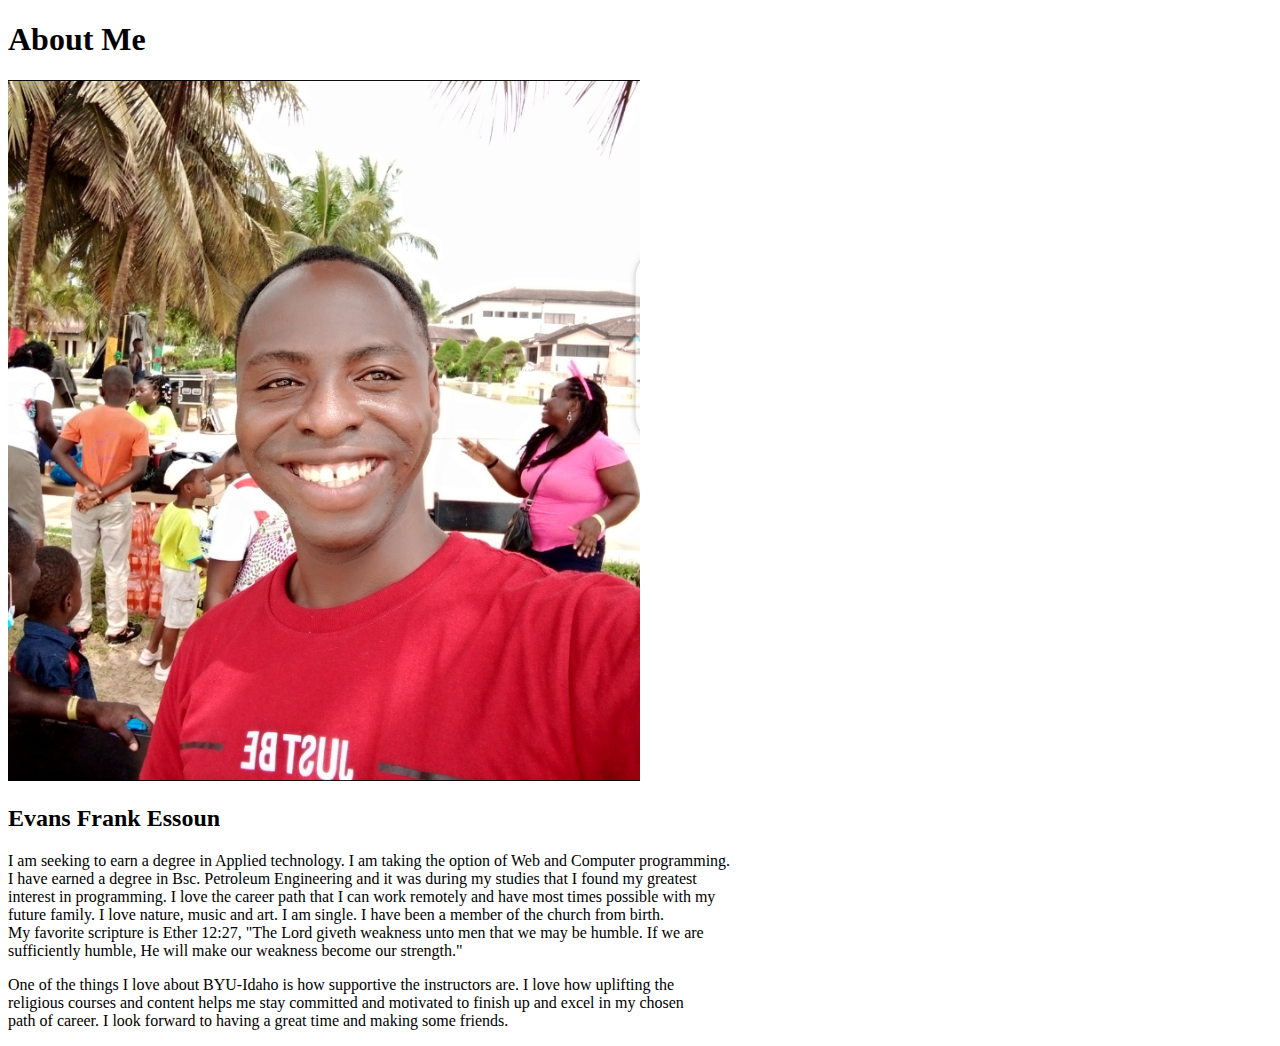
<file: aboutme/index.html>
<!DOCTYPE html>
<html lang="en">
    <head>
        <meta charset="UTF-8">
        <meta http-equiv ="X-UA-Compatible" content="IE=edge">
        <meta name="viewport" content="Width=device-width, initial-scale=1.0">
        <title>All about Me</title>
    </head>

    <body>
        <header></header>
        <main></main>
        <footer></footer>
        <h1>About Me</h1>
        <img src="images/self_pic1.png" alt="A picture of me with friends" width=50% >
        <h2>Evans Frank Essoun</h2>
        <p>
            I am seeking to earn a degree in Applied technology. I am taking the option of Web and Computer programming.<br>
            I have earned a degree in Bsc. Petroleum Engineering and it was during my studies that I found my greatest <br>
            interest in programming. I love the career path that I can work remotely and have most times possible with my<br>
            future family. I love nature, music and art. I am single. I have been a member of the church from birth.<br>
            My favorite scripture is Ether 12:27, "The Lord giveth weakness unto men that we may be humble. If we are<br> 
            sufficiently humble, He will make our weakness become our strength."
        </p>
        <p>
            One of the things I love about BYU-Idaho is how supportive the instructors are. I love how uplifting the<br> 
            religious courses and content helps me stay committed and motivated to finish up and excel in my chosen<br>
            path of career. I look forward to having a great time and making some friends.
        </p>
    </body>
</html>
</file>
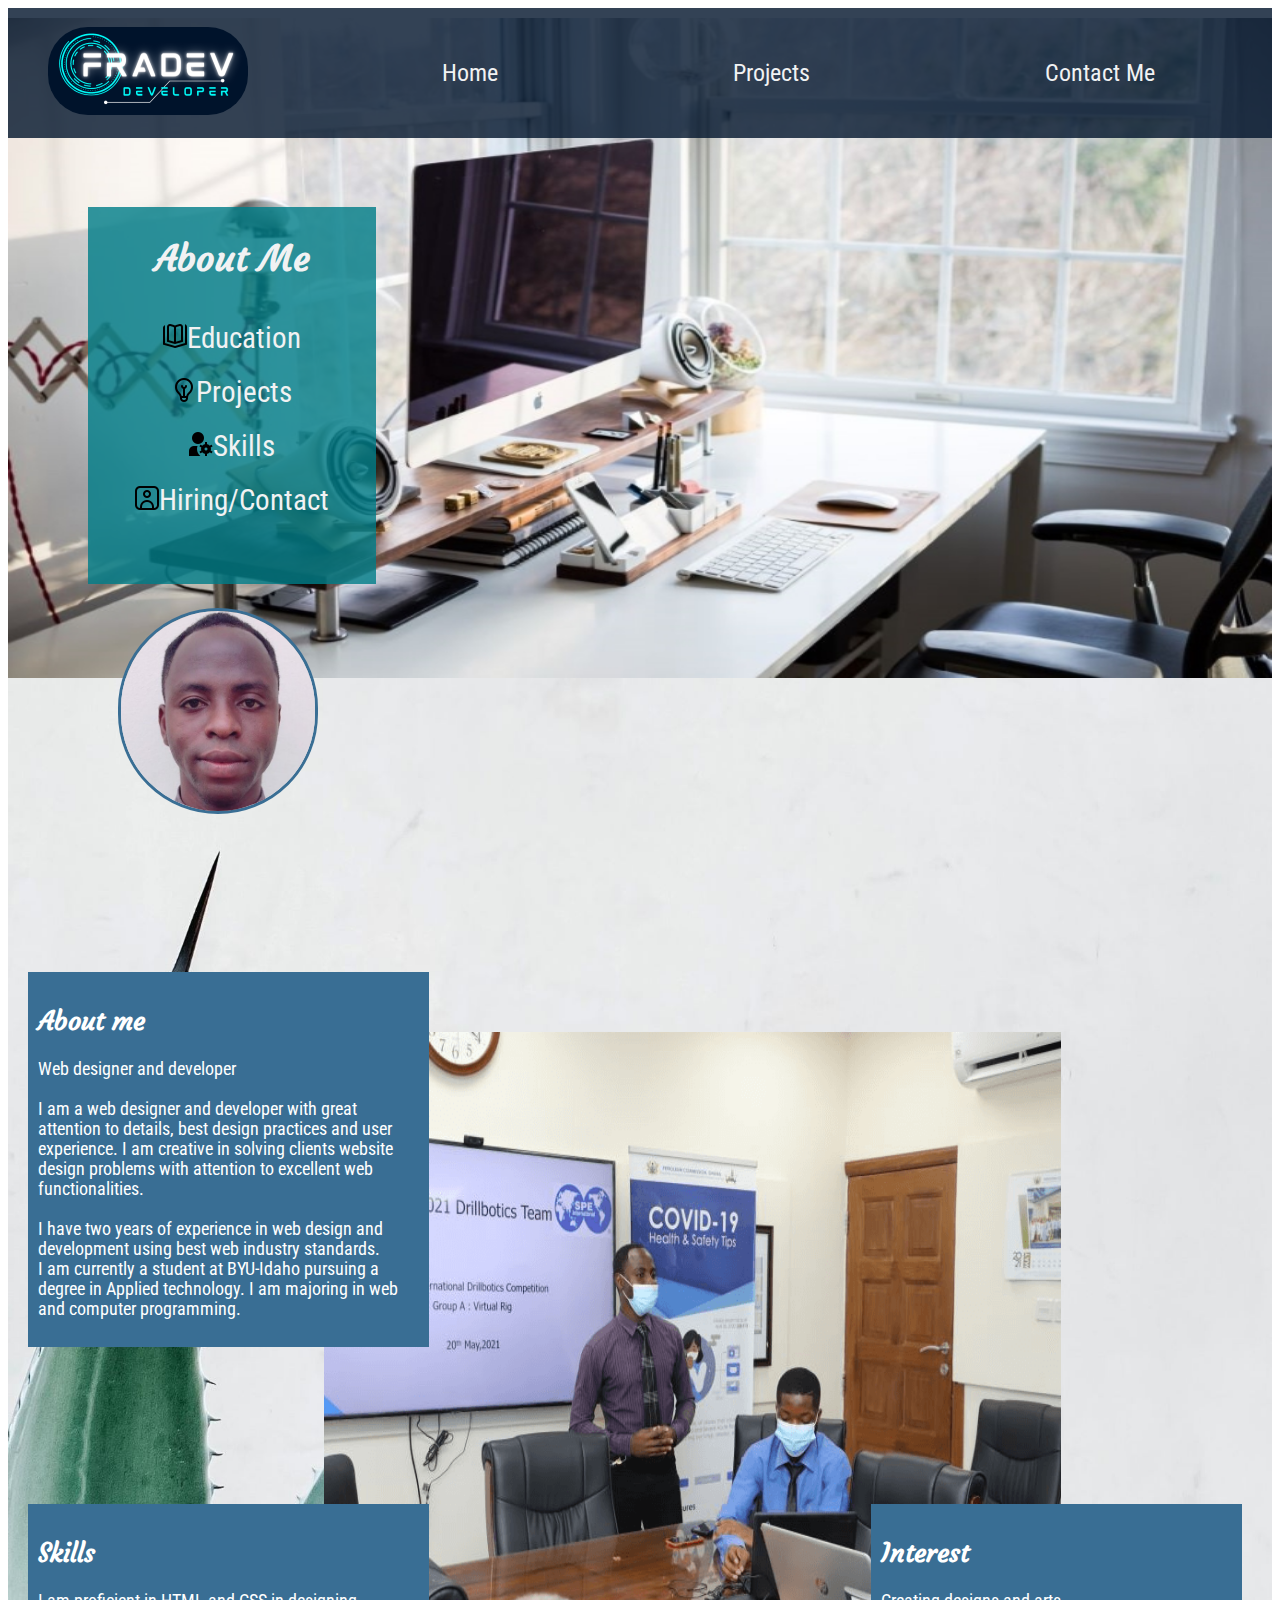
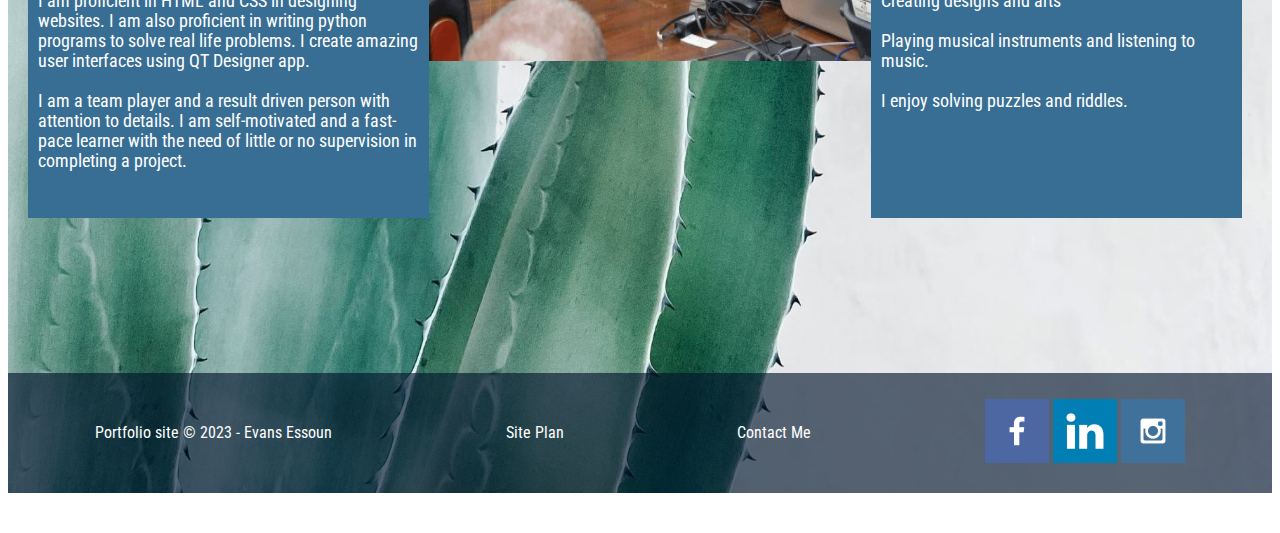
<file: Portfolio/index.html>
<!DOCTYPE html>
<html lang="en">
    <head>
        <meta charset="UTF-8">
        <meta http-equiv="X-UA-Compatible" content="IE=edge">
        <meta name="viewport" content="width=device-width, initial-scale=1.0">
        <title>Portfolio|Home</title>
        <link rel="stylesheet" href="styles/style.css">
    </head>
    <body>
        <div id="content">
            <header>
                <a id="logo_link" href="index.html">
                    <img src="images/fradev4.png" alt="portfolio logo">
                </a>
                <nav id="profile_nav">
                    <a href="index.html">Home</a>
                    <a href="projects.html">Projects</a>
                    <a href="contact-me.html">Contact Me</a>
                
                </nav>
            </header>

            <div id="home-box">
                <img id="home-banner" src="images/jeff-sheldon-a8K-puaPyVk-unsplash.jpg" alt="image of a developer workspace">
                <img id="profile-pic" src="images/profile_pic.jpg" alt="image of Evans">

                <div id="side-menu">
                    <h2>About Me</h2>
                    <a href="#about-me"><img src="images/book-open-cover.png" alt="book icon">Education</a>
                    <a href="projects.html"><img src="images/bulb2.png" alt="bulb icon">Projects</a>
                    <a href="#skills"><img src="images/user-gear2.png" alt="user-gear icon">Skills</a>
                    <a href="contact-me.html"><img src="images/portrait.png" alt="portrait icon">Hiring/Contact</a>
                </div>
            </div>

            <main id="home-grid">
                <img id="home-img" src="images/PC_Presentation.png" alt="Evans making a presentation">
                <img id="home-background" src="images/derick-mckinney-3s3DiFYdsDE-unsplashed8.jpg" alt="cactus background">
                <div id="about-me">
                    <h2>About me</h2>
                    <p>
                        Web designer and developer<br><br>
                        I am a web designer and developer with great attention to details, 
                        best design practices and user experience. I am creative in solving clients 
                        website design problems with attention to excellent web functionalities. <br><br>
                        I have two years of experience in web design and development using best
                        web industry standards. <br>I am currently a student at BYU-Idaho pursuing
                        a degree in Applied technology. I am majoring in web and computer programming.
                    </p>
                </div>
                <div id="skills">
                    <h2>Skills</h2>
                    <p>
                        I am proficient in HTML and CSS in designing websites. I am also proficient in 
                        writing python programs to solve real life problems. I create amazing user 
                        interfaces using QT Designer app.<br><br>
                        I am a team player and a result driven person with attention to details.
                        I am self-motivated and a fast-pace learner with the need of little or no 
                        supervision in completing a project.
                    </p>
                </div>    
                <div id="interest">
                    <h2>Interest</h2>
                    <p>
                        Creating designs and arts<br><br>
                        Playing musical instruments and listening to music.<br><br>
                        I enjoy solving puzzles and riddles.
                    </p>
                </div>
            </main>

            <footer>
                <p>Portfolio site &copy; 2023 - Evans Essoun</p>
                <a href="site-plan.html">Site Plan</a>
                <a href="contact-me.html">Contact Me</a>
                <div class="social">
                    <a href="https://facebook.com" target ="_blank">
                        <img src="images/facebook.png" alt="fb icon">
                    </a>
                    <a href="https://www.linkedin.com/in/evans-essoun-5695891b7/" target ="_blank">
                        <img src="images/linkedin2.png" alt="linkedIn icon">
                    </a>
                    <a href="https://instagram.com" target ="_blank">
                        <img src="images/instagram.png" alt="instagram icon">
                    </a>
                </div>
            </footer>
        </div>
    </body>
</html>
</file>
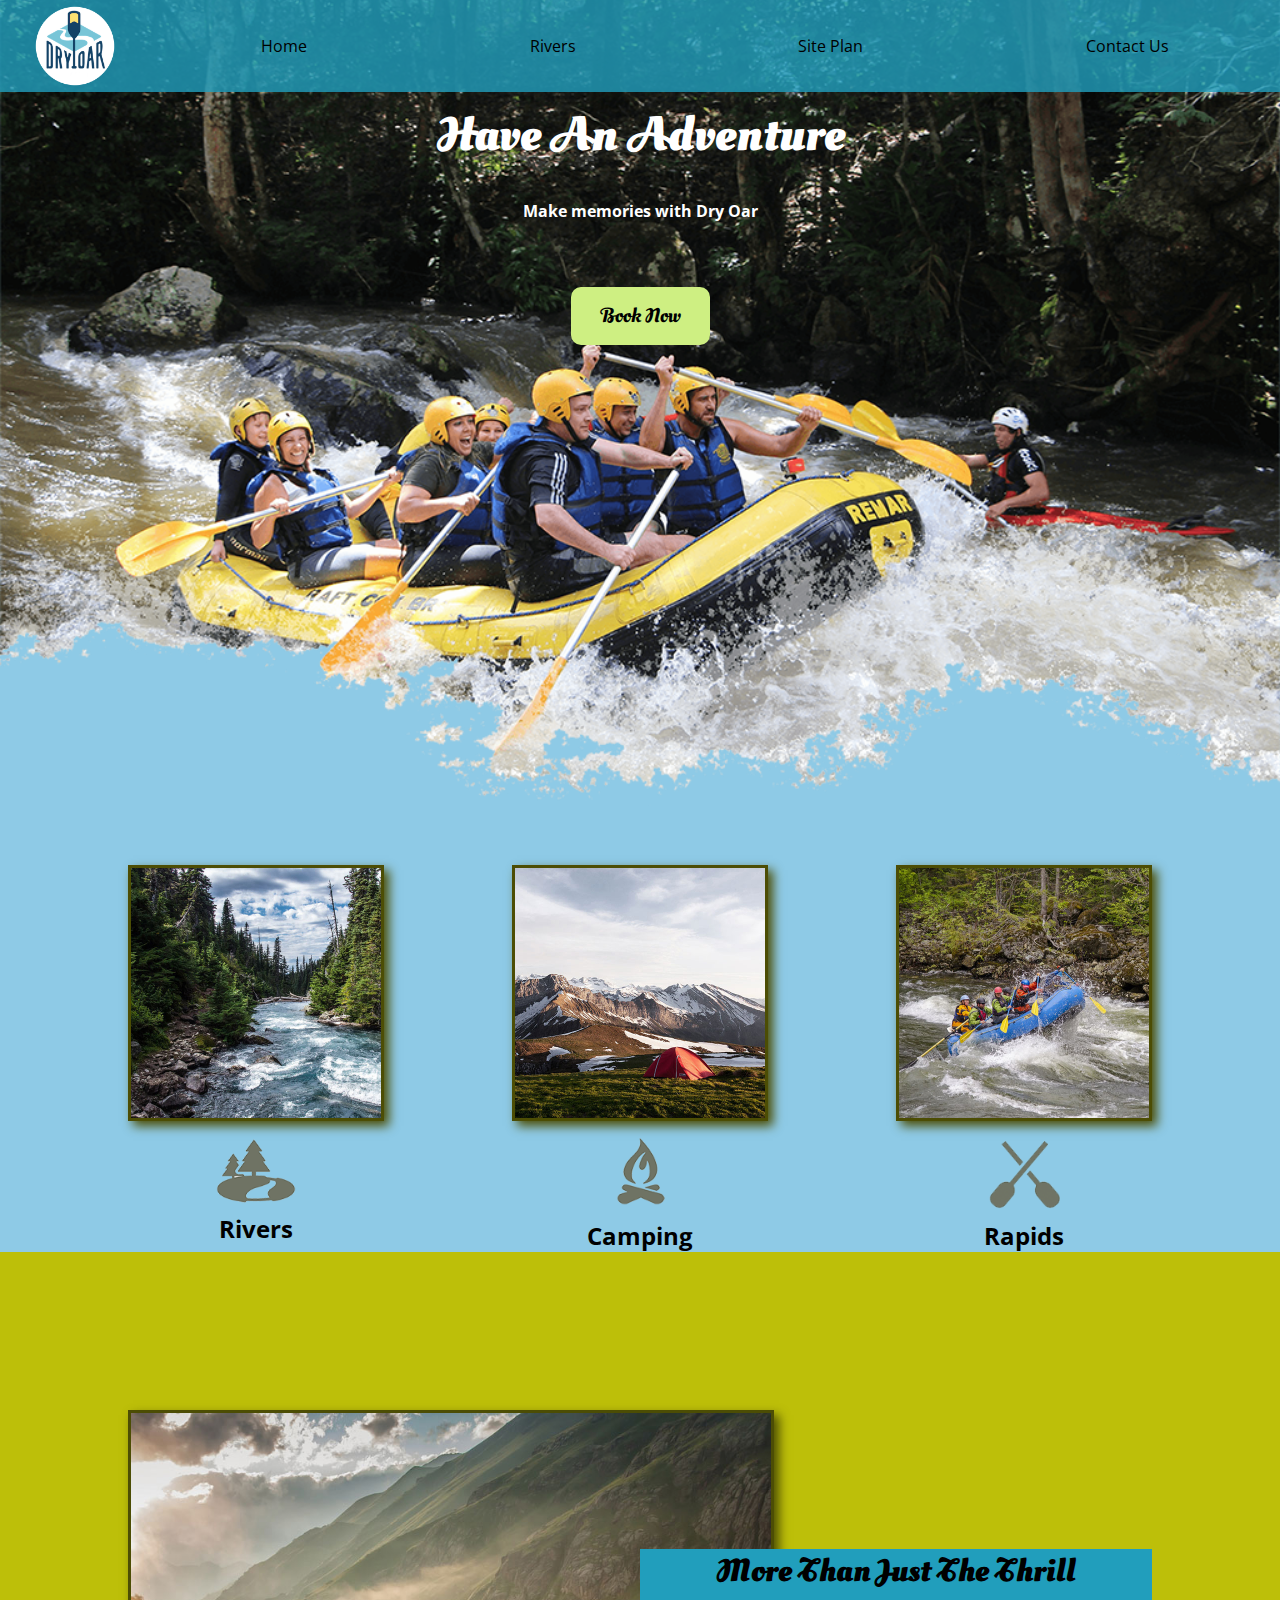
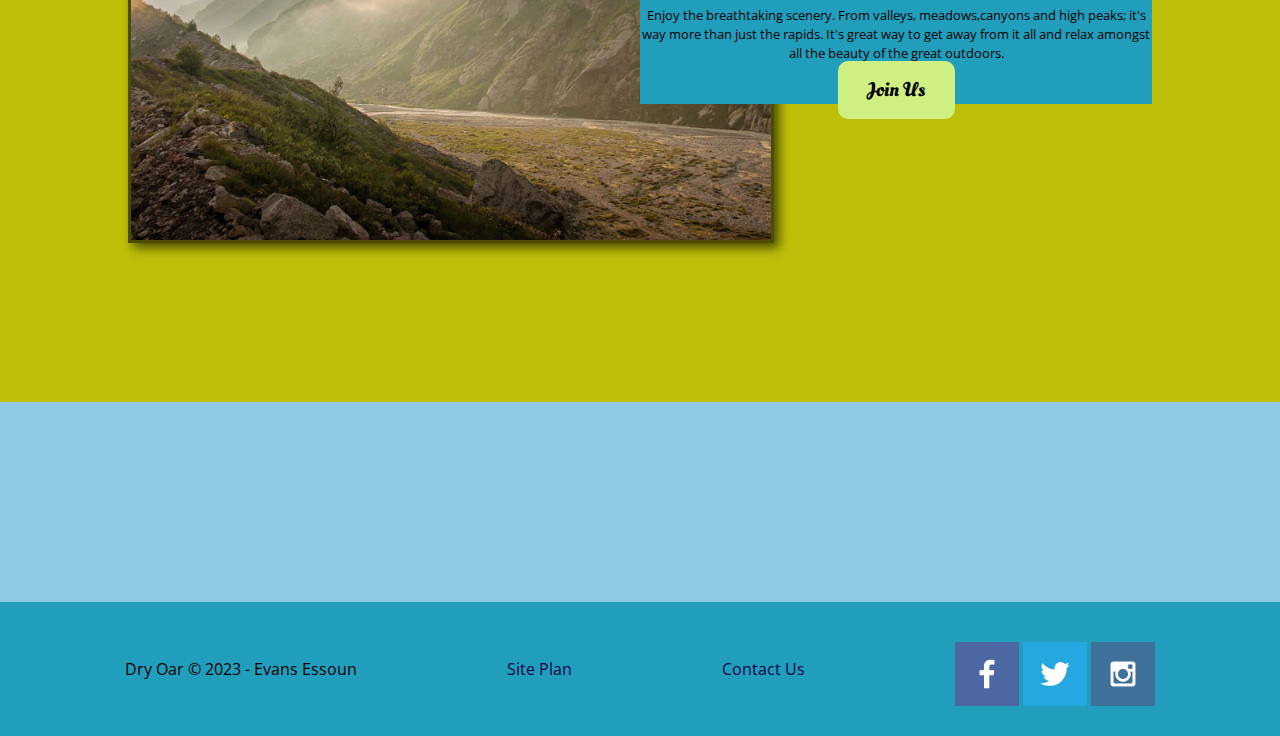
<file: wwr/index.html>
<!DOCTYPE html>
<html lang="en">
<head>
    <meta charset="UTF-8">
    <meta http-equiv="X-UA-Compatible" content="IE=edge">
    <meta name="viewport" content="width=device-width, initial-scale=1.0">
    <title>Whitewater Rafting Vacation|Dry Oar Boating|Home</title>
    <link rel="stylesheet" href="styles/style.css">
</head>
<body>
    <div id="content">
        <header>
            <a id="logo_link" href="index.html">
                <img class ="logo" src="images/logo.png" alt="Dry Oar Logo">
            </a>
            <nav>
                <a href="index.html">Home</a>
                <a href="rivers.html">Rivers</a>
                <a href="site-plan-rafting.html">Site Plan</a>
                <a href="contactus.html">Contact Us</a>
            </nav>
        </header>
        <div id="hero">
            <div id="hero-box">
                <img id="hero-img" src="images/hero.png" alt="People enjoying rafting">
            </div>

            <section id="hero-msg">
                <h1 class="home-title">Have An Adventure</h1>
                <h4>Make memories with Dry Oar</h4>
                <div class="button-box">
                    <a class="book" href="contactus.html">Book Now</a>
                </div>
            </section>
        </div>
        <main class="home-grid">
            <section class="rivers-card">
                <img class="card-img" src="images/rivers.jpg" alt="river in forest">
                <img class="icon" src="images/river_icon.png" alt="river icon">
                <h2>Rivers</h2>
            </section>
            <section class="camping-card">
                <img class="card-img" src="images/camping.jpg" alt="tent in mountains">
                <img class="icon" src="images/fire_icon.png" alt="fire icon">
                <h2>Camping</h2>
            </section>
            <section class="rapids-card">
                <img class="card-img" src="images/rapids.jpg" alt="rafting boat">
                <img class="icon" src="images/oars.png" alt="oars icon">
                <h2>Rapids</h2>
            </section>
            <div id="background"></div>
            <img class="mountains" src="images/mountains.jpg" alt="Misty mountains">
            <section class="msg">
                <h2>More Than Just The Thrill</h2>
                <p>Enjoy the breathtaking scenery. From valleys, meadows,canyons and high
                    peaks; it's way more than just the rapids. It's great way to get away from it all and 
                    relax amongst all the beauty of the great outdoors.
                </p>
                <a class="join" href="rivers.html">Join Us</a>
            </section>
        </main>
        <footer>
            <p>Dry Oar &copy; 2023 - Evans Essoun</p>
            <p><a href="site-plan-rafting.html">Site Plan</a></p>
            <p><a href="contactus.html">Contact Us</a></p>
            <div class="social">
                <a href="https://facebook.com" target ="_blank">
                    <img src="images/facebook.png" alt="fb icon">
                </a>
                <a href="https://twitter.com" target ="_blank">
                    <img src="images/twitter.png" alt="twitter icon">
                </a>
                <a href="https://instagram.com" target ="_blank">
                    <img src="images/instagram.png" alt="instagram icon">
                </a>
            </div>
        </footer>
    </div>
</body>
</html>
</file>
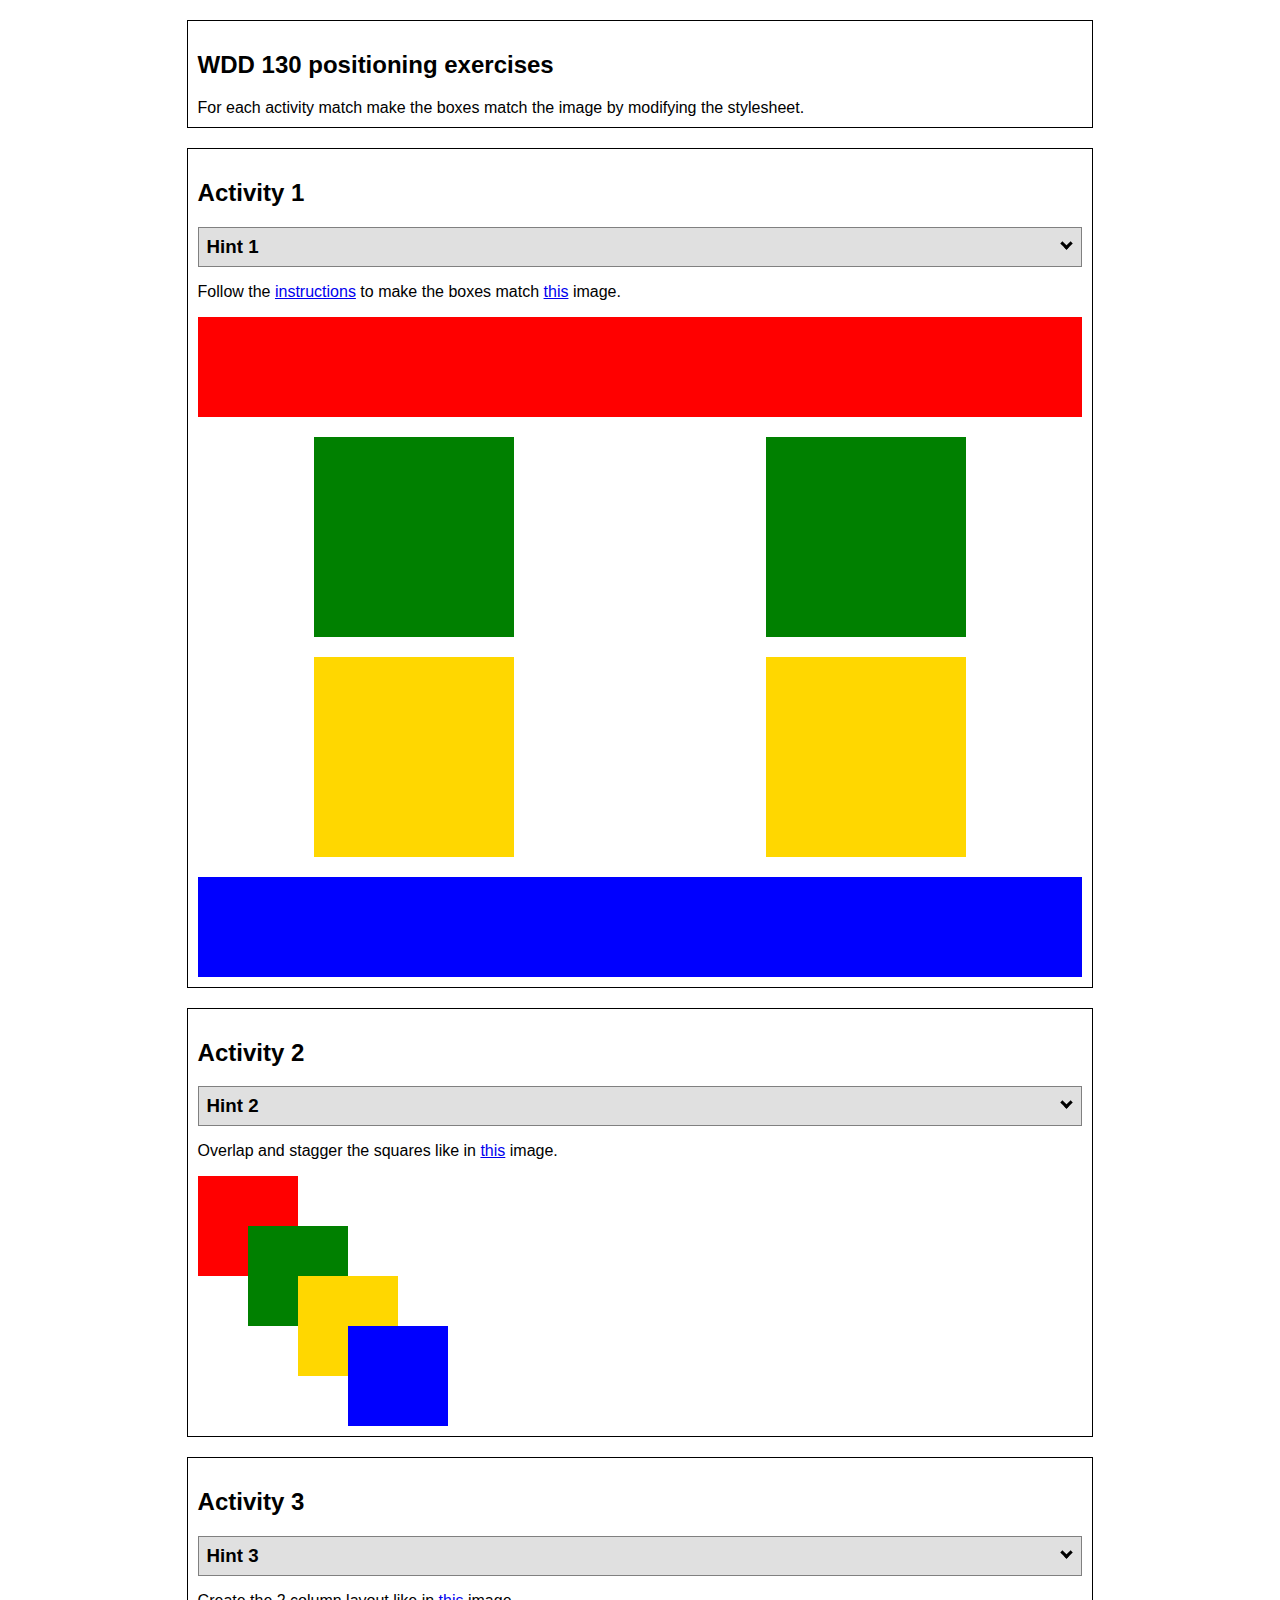
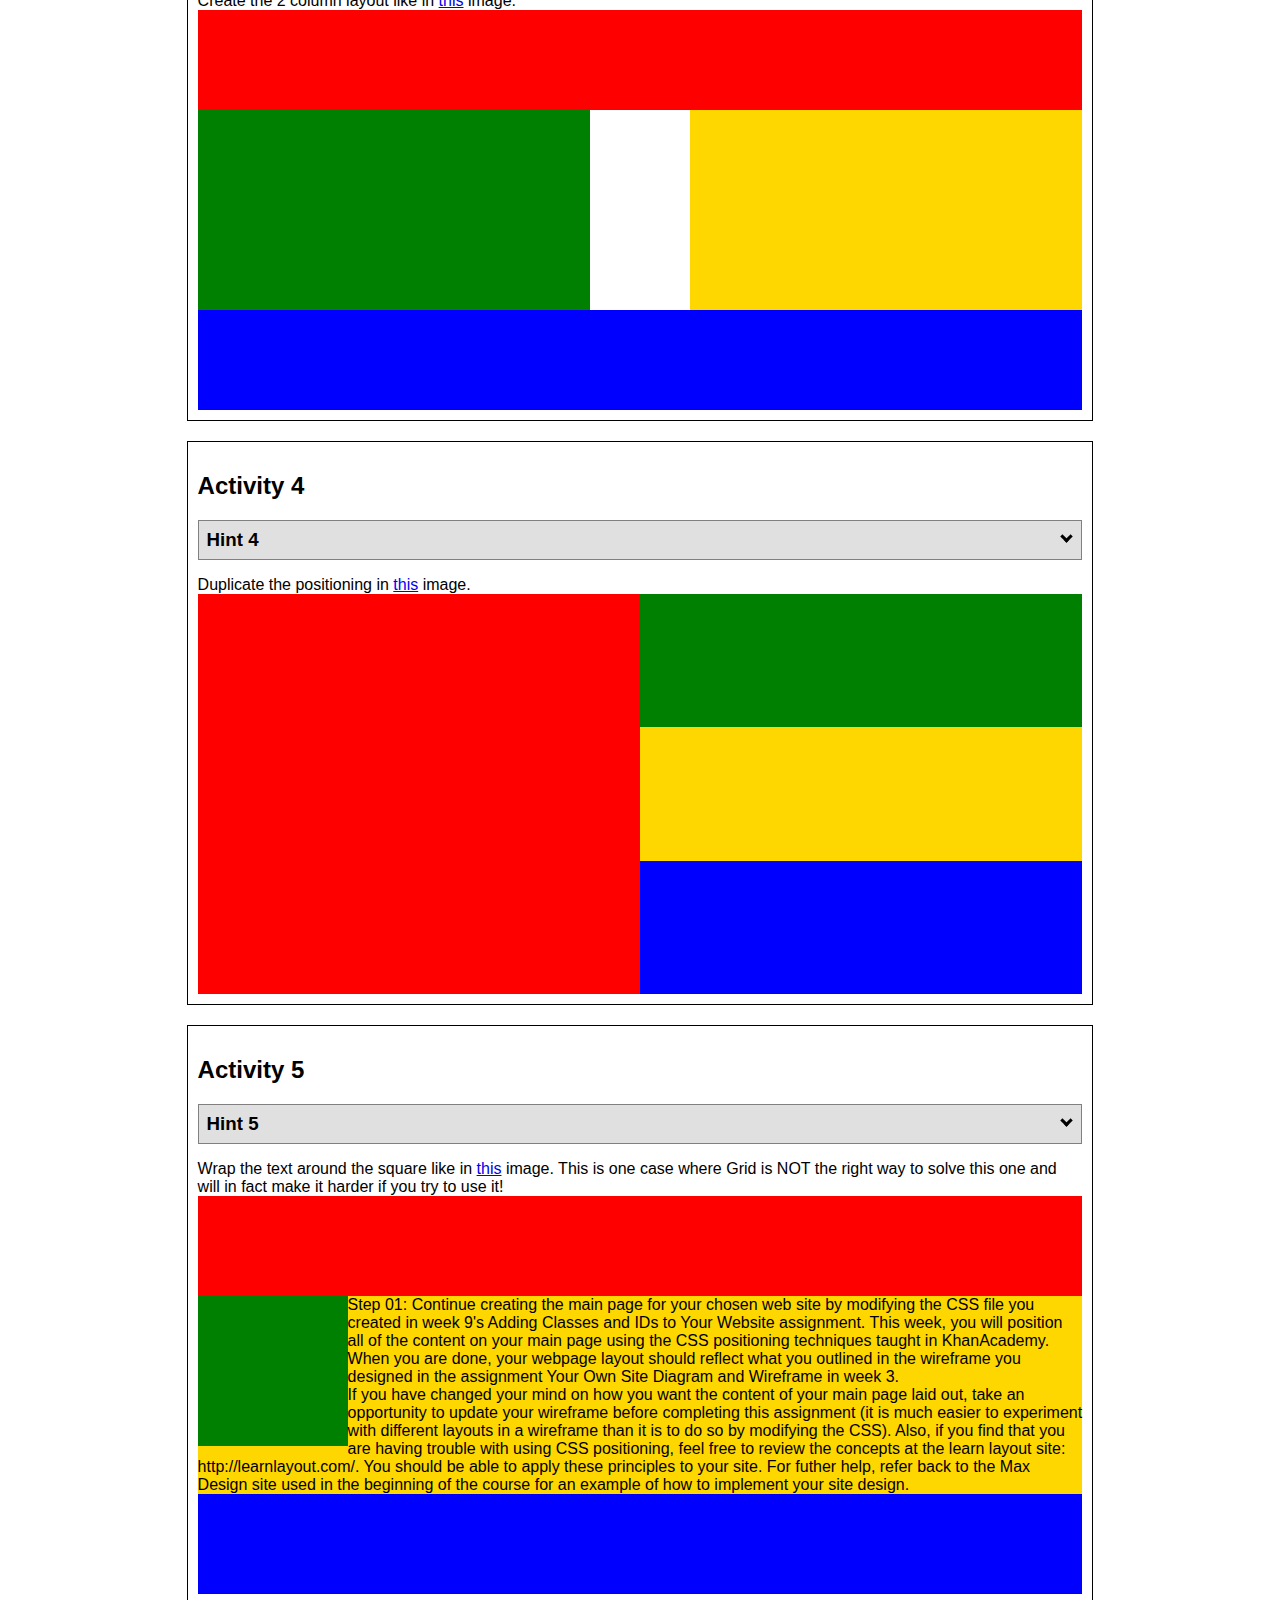
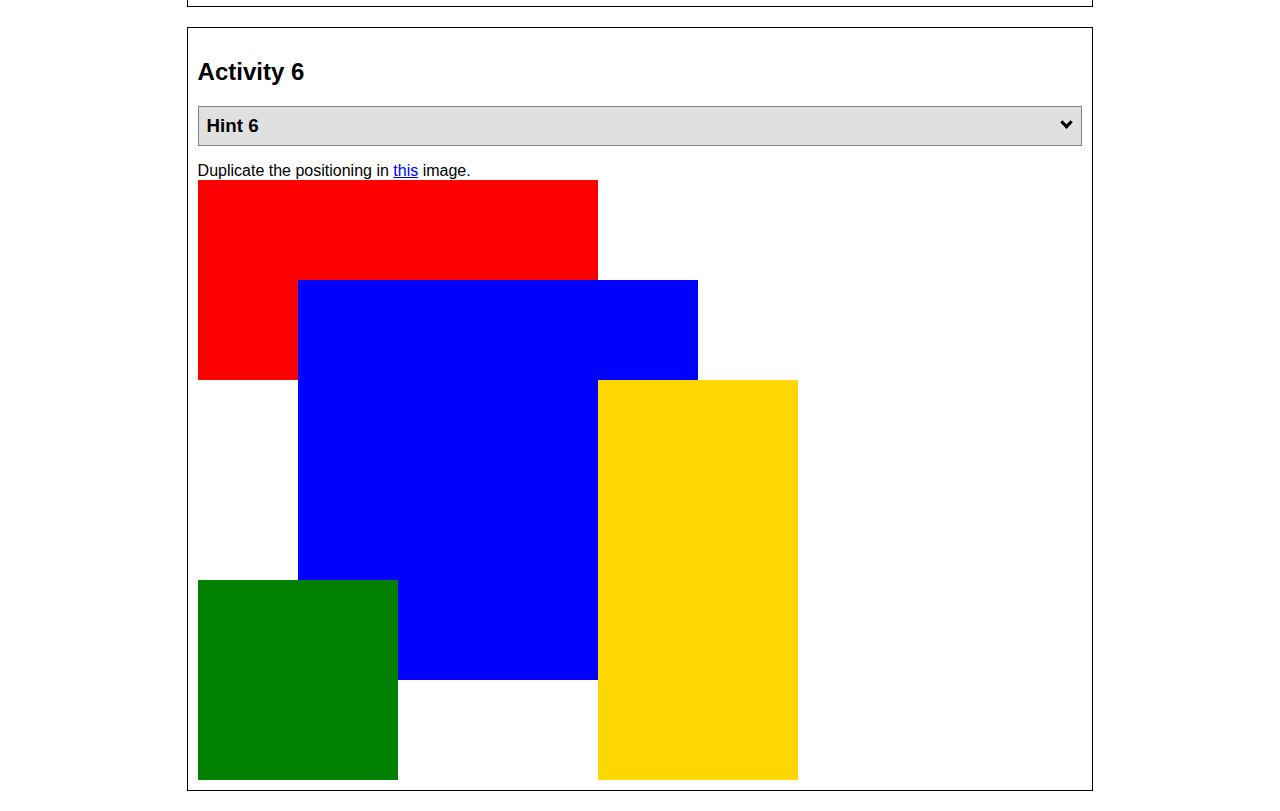
<file: positioning.html>
<!DOCTYPE html>
<html lang="en">
  <head>
    <!-- HTML - Name: positioning.html -->
    <title>Positioning Activity</title>
    <link rel="stylesheet" type="text/css" href="positionstyles.css" />
  </head>
  <body>
    <div class="activity">
      <h2>WDD 130 positioning exercises</h2>
      For each activity match make the boxes match the image by modifying the stylesheet.</div>
    <div class="activity">
      <h2>Activity 1</h2>
      <section class="hint"><input type="checkbox" ><i></i> <h3>Hint 1</h3><div><p>Check out the <a href="https://byui-wdd.github.io/wdd130/activities/w06-css-positioning.html" target="_blank">activity instructions</a> in Ilearn!</p></div></section>
      <p>Follow the <a href="https://byui-wdd.github.io/wdd130/activities/w06-css-positioning.html" target="_blank">instructions</a> to make the boxes match  <a href="https://byui-wdd.github.io/wdd130/images/example1.png" target="_blank">this</a> image.</p>
      <div class="content1" >
        <div class="red1" ></div>
        <div class="green1" ></div>
        <div class="green1" ></div>
        <div class="yellow1"></div>
        <div class="yellow1"></div>
        <div class="blue1"></div>
      </div>
    </div>
    <div class="activity">
      <h2>Activity 2</h2>
      <section class="hint"><input type="checkbox" > <h3>Hint 2</h3><i></i><div>
      <ul>
      <li>grid-template-columns: 50px 50px 50px 50px 50px </li></ul></div></section>
      <p>Overlap and stagger the squares like in <a href="https://byui-wdd.github.io/wdd130/images/example2.png" target="_blank">this</a> image.</p>
      <div class="content2" >
        <div class="red2" ></div>
        <div class="green2" ></div>
        <div class="yellow2"></div>
        <div class="blue2"></div>
      </div>
    </div>
    <div class="activity">
      <h2>Activity 3</h2>
      <section class="hint"><input type="checkbox" > <h3>Hint 3</h3><i></i><div><p>This one is going to be best solved with CSS Grid. Remember to make the boxes the right width first...then start moving them around. </p><h4>Properties used:</h4><ul><li>display:grid;</li><li>grid-template-columns:</li><li>grid-column-gap:</li>
        <li>grid-column:</li>  </ul></div></section>
      Create the 2 column layout like in <a href="https://byui-wdd.github.io/wdd130/images/example3.png" target="_blank">this</a>  image.
      <div class="content3" >
        <div class="red3" ></div>
        <div class="green3" ></div>
        <div class="yellow3"></div>
        <div class="blue3"></div>
      </div>
    </div>
    <div class="activity">
      <h2>Activity 4</h2>
      <section class="hint"><input type="checkbox" > <h3>Hint 4</h3><i></i><div><p>For the others we have been primarily concerned with width. For this one you will need to adjust height as well. </p><h4>Properties used:</h4><ul><li>display:grid;</li><li>grid-template-columns:</li><li>grid-row:</li></ul></div></section>
      Duplicate the positioning in <a href="https://byui-wdd.github.io/wdd130/images/example4.png" target="_blank">this</a> image. 
      <div class="content4" >
        <div class="red4" ></div>
        <div class="green4" ></div>
        <div class="yellow4"></div>
        <div class="blue4"></div>
      </div>
    </div>

    <div class="activity">
      <h2>Activity 5</h2>
      <section class="hint"><input type="checkbox" > <h3>Hint 5</h3><i></i><div><p>Grid is <strong>not</strong> the right way to do this.  In fact there is only one way to really do that...and that is with float. Remember that we float the thing we want the text to wrap around.  Also remember to start by making all the shapes the right size and shape.</p><h4>Properties used:</h4><ul><li>float: left;</li></ul></div></section>
      Wrap the text around the square like in <a href="https://byui-wdd.github.io/wdd130/images/example5.png" target="_blank">this</a> image. This is one case where Grid is NOT the right way to solve this one and will in fact make it harder if you try to use it!
      <div class="content5" >
        <div class="red5" ></div>
        <div class="green5" ></div>
        <div class="yellow5">Step 01: Continue creating the main page for your chosen web site by modifying the CSS file you created in week 9's Adding Classes and IDs to Your Website assignment. This week, you will position all of the content on your main page using the CSS positioning techniques taught in KhanAcademy. When you are done, your webpage layout should reflect what you outlined in the wireframe you designed in the assignment Your Own Site Diagram and Wireframe in week 3. <br />
          If you have changed your mind on how you want the content of your main page laid out, take an opportunity to update your wireframe before completing this assignment (it is much easier to experiment with different layouts in a wireframe than it is to do so by modifying the CSS). Also, if you find that you are having trouble with using CSS positioning, feel free to review the concepts at the learn layout site: http://learnlayout.com/. You should be able to apply these principles to your site. For futher help, refer back to the Max Design site used in the beginning of the course for an example of how to implement your site design.</div>
        <div class="blue5"></div>
      </div>
    </div>
    <div class="activity">
      <h2>Activity 6</h2>
      <section class="hint"><input type="checkbox" > <h3>Hint 6</h3><i></i><div><p>This one is all about visualizing the grid behind the layout. If you are having a hard time doing that first: all the sizes are even multiples of 100, and second here is another example with the lines drawn: <a href="https://byui-wdd.github.io/wdd130/images/example6-hint.png" target="_blank">example 6 with lines</a>. For this one you will find it easiest if you use px for the column width. You can also use <kbd>z-index</kbd> to control the element layering.    </p><h4>Properties used:</h4><ul><li>display:grid;</li><li>grid-template-columns:</li><li>grid-column:</li><li>grid-row:</li><li><a href="https://www.w3schools.com/cssref/pr_pos_z-index.asp" target="_blank">z-index:</a></li></ul></div></section>
      Duplicate the positioning in <a href="https://byui-wdd.github.io/wdd130/images/example6.png" target="_blank">this</a> image.
      <div class="content6" >
        <div class="red6" ></div>
        <div class="green6" ></div>
        <div class="yellow6"></div>
        <div class="blue6"></div>
      </div>
    </div>
  </body>
</html>
</file>
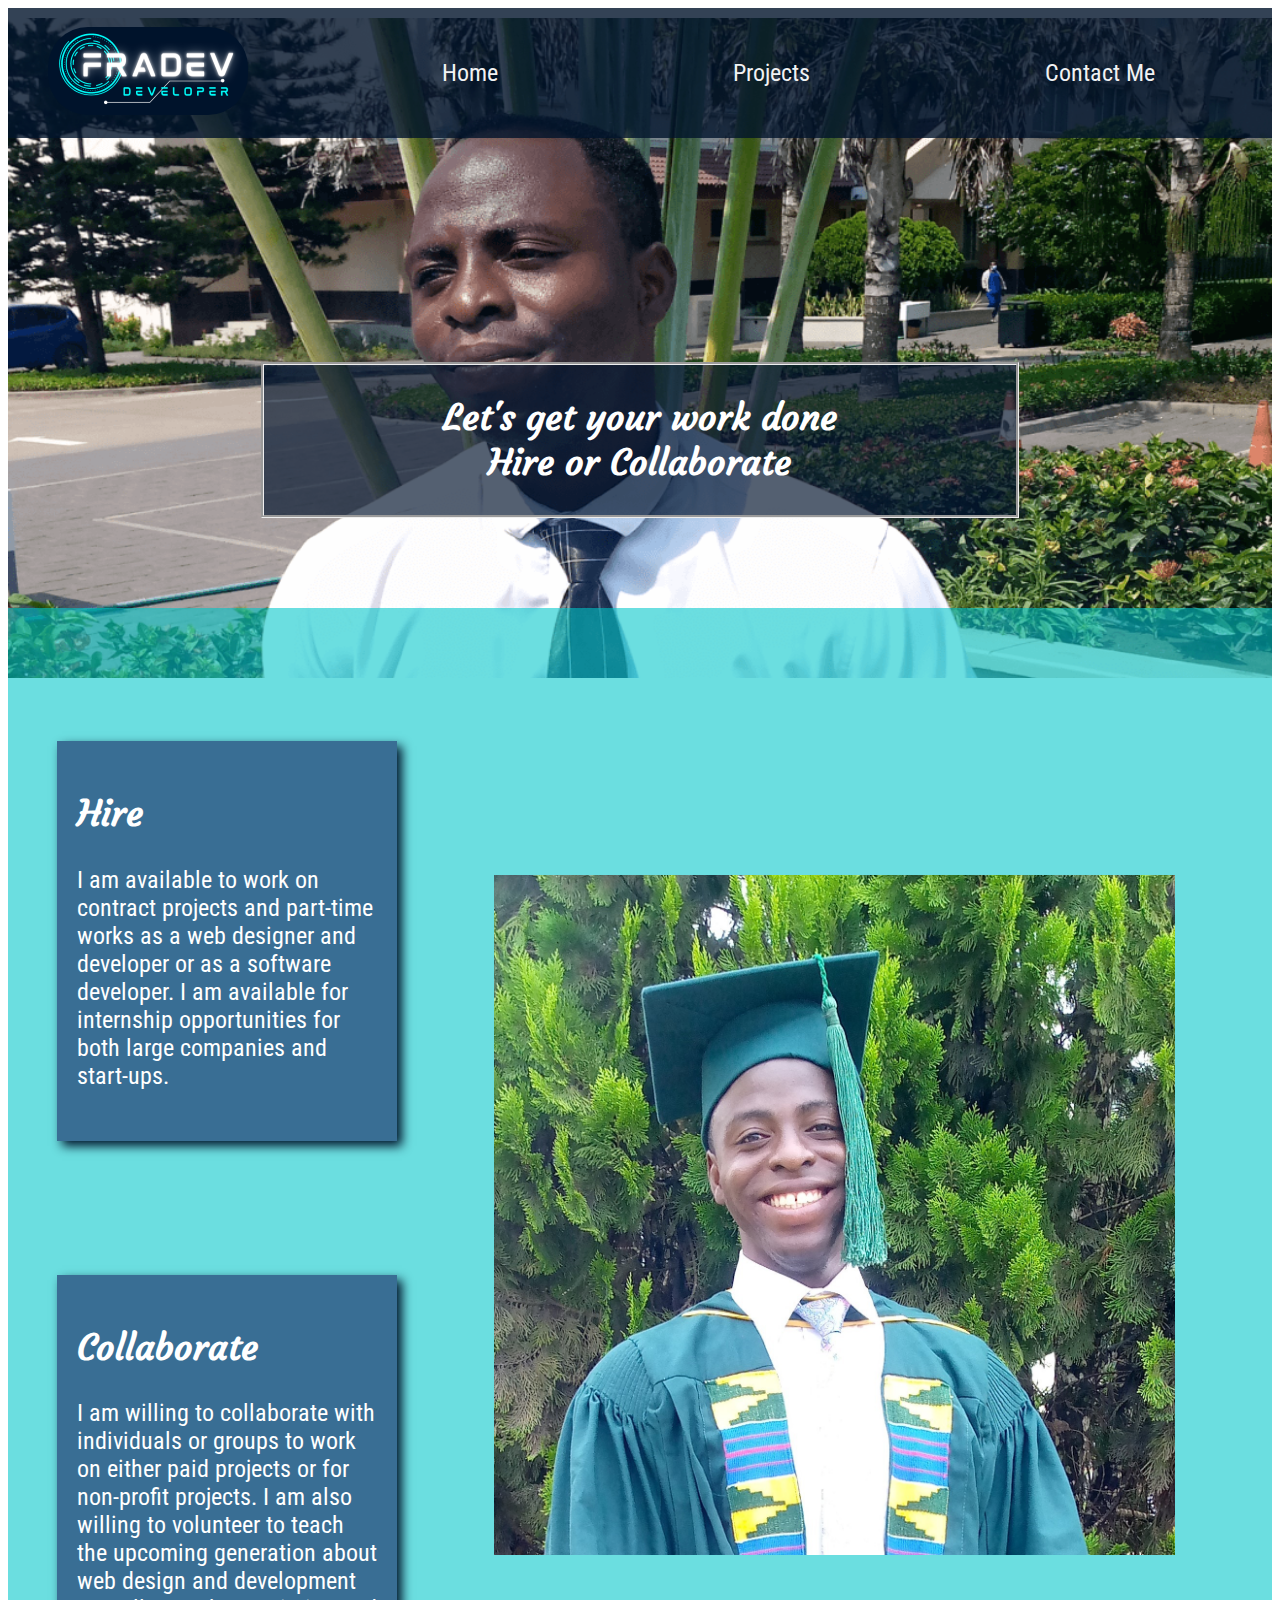
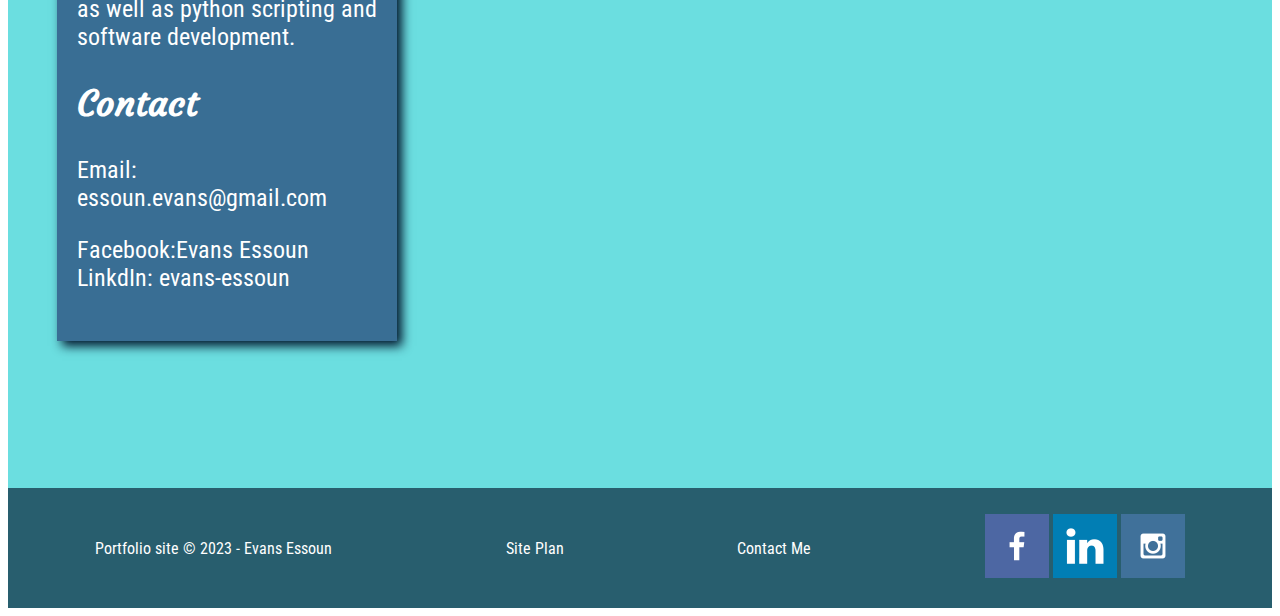
<file: Portfolio/contact-me.html>
<!DOCTYPE html>
<html lang="en">
    <head>
        <meta charset="UTF-8">
        <meta http-equiv="X-UA-Compatible" content="IE=edge">
        <meta name="viewport" content="width=device-width, initial-scale=1.0">
        <title>Portfolio|Contact Me</title>
        <link rel="stylesheet" href="styles/style.css">
    </head>
    <body>
        <div id="content">
            <header>
                <a id="logo_link" href="index.html">
                    <img src="images/fradev4.png" alt="portfolio logo">
                </a>
                <nav id="profile_nav">
                    <a href="index.html">Home</a>
                    <a href="projects.html">Projects</a>
                    <a href="contact-me.html">Contact Me</a> 
                </nav>
            </header>

            <section class="contact-box">
                <img id="contact-banner" src="images/temple4.png" alt="A banner image of Evans">
                <div id="banner-msg"> <h2>Let's get your work done <br> Hire or Collaborate</h2></div>
            </section>

            <main class="contact-grid">
                <div id="grad">
                    <img src="images/Grad4.jpg" alt="A photo of Evans">
                </div>
                <div id="hire">
                    <h2>Hire</h2>
                    <p>
                        I am available to work on contract projects and part-time works as a web designer 
                        and developer or as a software developer.
                        I am available for internship opportunities for both large companies and start-ups.
                    </p> 
                </div>
                <div id="collab">
                    <h2>Collaborate</h2>
                    <p>
                        I am willing to collaborate with individuals or groups to work on either paid projects
                        or for non-profit projects. I am also willing to volunteer to teach the upcoming 
                        generation about web design and development as well as python scripting and software
                        development.
                    </p>

                    <h2>Contact</h2>
                    <p> Email: essoun.evans@gmail.com</p>
                    <a href="https://web.facebook.com/evans.essoun.96"  target="_blank">Facebook:Evans Essoun</a> <br>
                    <a href="https://www.linkedin.com/in/evans-essoun-5695891b7" target="_blank">LinkdIn: evans-essoun</a>
                </div>
                
                 
            </main>

            <footer id="footer3">
                <p>Portfolio site &copy; 2023 - Evans Essoun</p>
                <a href="site-plan.html">Site Plan</a>
                <a href="contact-me.html">Contact Me</a>
                <div class="social">
                    <a href="https://facebook.com" target ="_blank">
                        <img src="images/facebook.png" alt="fb icon">
                    </a>
                    <a href="https://www.linkedin.com/in/evans-essoun-5695891b7/" target ="_blank">
                        <img src="images/linkedin2.png" alt="linkedIn icon">
                    </a>
                    <a href="https://instagram.com" target ="_blank">
                        <img src="images/instagram.png" alt="instagram icon">
                    </a>
                </div>
            </footer>
        </div>
    </body>
</html>
</file>
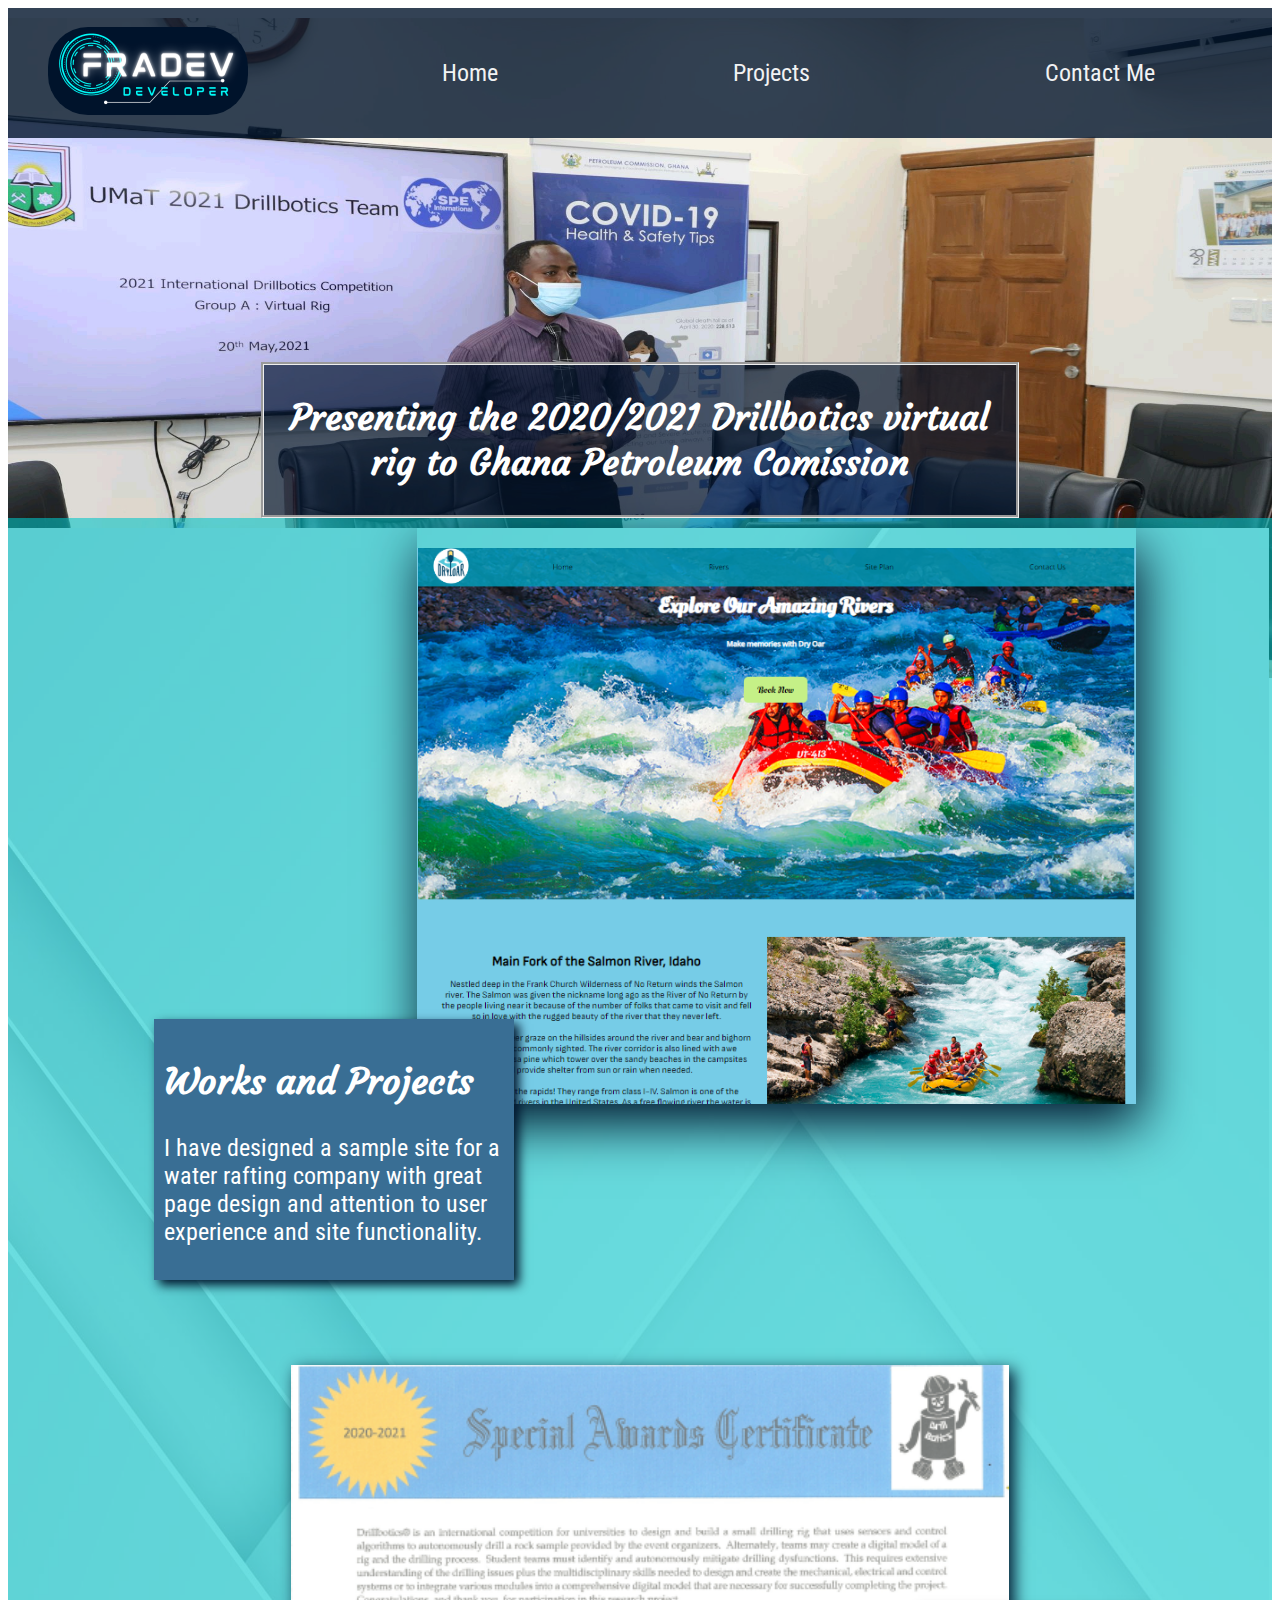
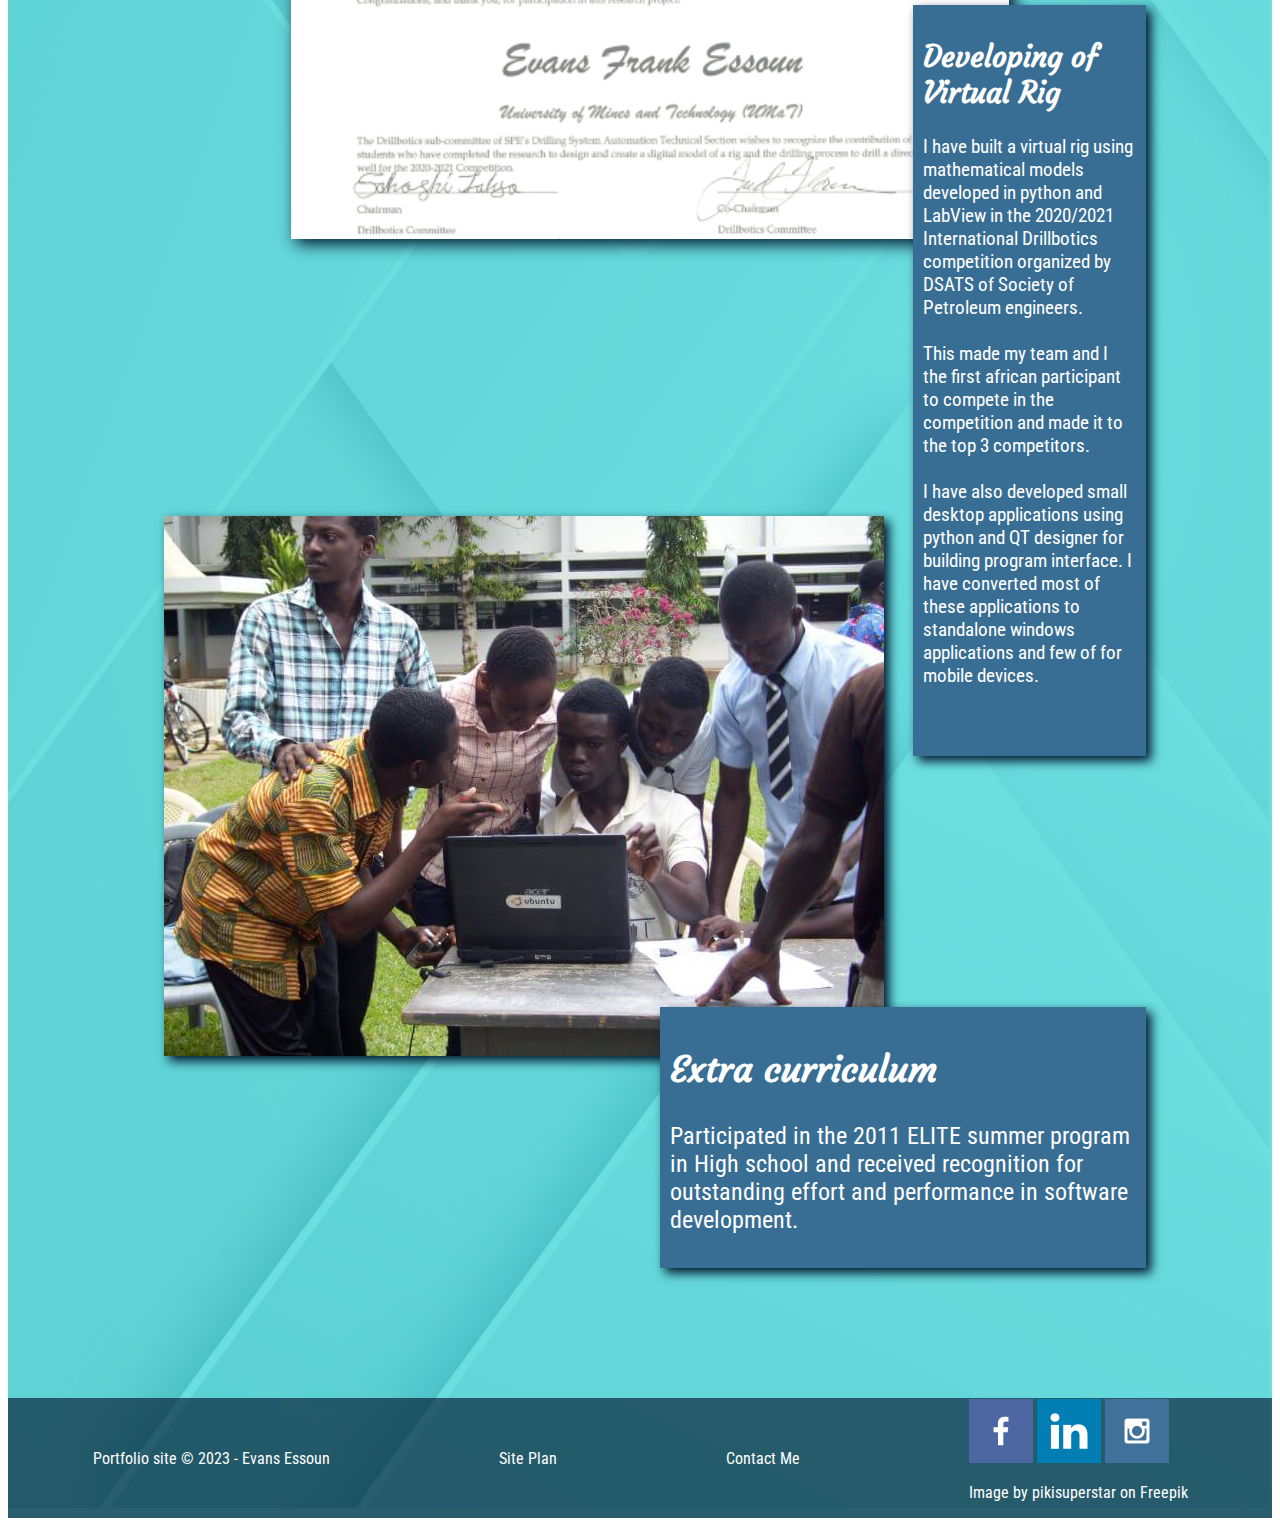
<file: Portfolio/projects.html>
<!DOCTYPE html>
<html lang="en">
    <head>
        <meta charset="UTF-8">
        <meta http-equiv="X-UA-Compatible" content="IE=edge">
        <meta name="viewport" content="width=device-width, initial-scale=1.0">
        <title>Portfolio|Projects</title>
        <link rel="stylesheet" href="styles/style.css">
    </head>
    <body>
        <div id="content">
            <header>
                <a id="logo_link" href="index.html">
                    <img src="images/fradev4.png" alt="portfolio logo">
                </a>
                <nav id="profile_nav">
                    <a href="index.html">Home</a>
                    <a href="projects.html">Projects</a>
                    <a href="contact-me.html">Contact Me</a>  
                </nav>
            </header>

            <section class="projects-box">
                <img id="projects-banner" src="images/PC_Presentation2.jpg" alt="Evans making a presentation">
                <div id="banner-msg"> <h2>Presenting the 2020/2021 Drillbotics virtual rig to Ghana Petroleum Comission</h2></div>
            </section>

            <main class="project-grid">
                <div class="back"><img id="back-img" src="images/project_backgound.jpg" alt="background texture"></div>
                <div  id="wwr-pic">
                    <img src="images/wrr_site_image.PNG" alt="A page from white water site">
                </div>
                <div id="wwr-para">
                    <h2>Works and Projects</h2>
                    <p>
                        I have designed a sample site for a water rafting company with great page design
                        and attention to user experience and site functionality.
                    </p>
                </div>
                
                <div id="drill-cert">
                    <img  src="images/Drillbotics_MyCert.png" alt="A certicate awarded to Evans at 2020/2021 Drillbotics competition">
                </div>
                <div id="drill-para">
                    <h2>Developing of Virtual Rig</h2>
                    <p>
                        I have built a virtual rig using mathematical models developed in python and 
                        LabView in the 2020/2021 International Drillbotics competition organized by 
                        DSATS of Society of Petroleum engineers.<br><br> This made my team and I the first african participant
                        to compete in the competition and made it to the top 3 competitors.<br><br>
                        I have also developed small desktop applications using python and QT designer
                        for building program interface. I have converted most of these applications to standalone
                        windows applications and few of for mobile devices.
                    </p>
                </div>
            
                <div id="elite-pic">
                    <img  src="images/Evans_Elite_2011.jpg" alt="Evans with a team of software developer at ELITE">
                </div>
                <div id="elite-para">
                    <h2>Extra curriculum</h2>
                    <p>
                        Participated in the 2011 ELITE summer program in High school and received recognition
                        for outstanding effort and performance in software development.
                    </p>
                </div>
        
                
            </main>
        

            <footer id="footer2">
                <p>Portfolio site &copy; 2023 - Evans Essoun</p>
                <a href="site-plan.html">Site Plan</a>
                <a href="contact-me.html">Contact Me</a>
                <div class="social">
                    <a href="https://facebook.com" target ="_blank">
                        <img src="images/facebook.png" alt="fb icon">
                    </a>
                    <a href="https://www.linkedin.com/in/evans-essoun-5695891b7/" target ="_blank">
                        <img src="images/linkedin2.png" alt="linkedIn icon">
                    </a>
                    <a href="https://instagram.com" target ="_blank">
                        <img src="images/instagram.png" alt="instagram icon">
                    </a>
                    <p><a href="https://www.freepik.com/free-vector/paper-style-white-monochrome-background_15518074.htm#query=white%20background&position=29&from_view=keyword&track=ais">Image by pikisuperstar</a> on Freepik</p>
                </div>
            </footer>
        </div>
    </body>
</html>
</file>
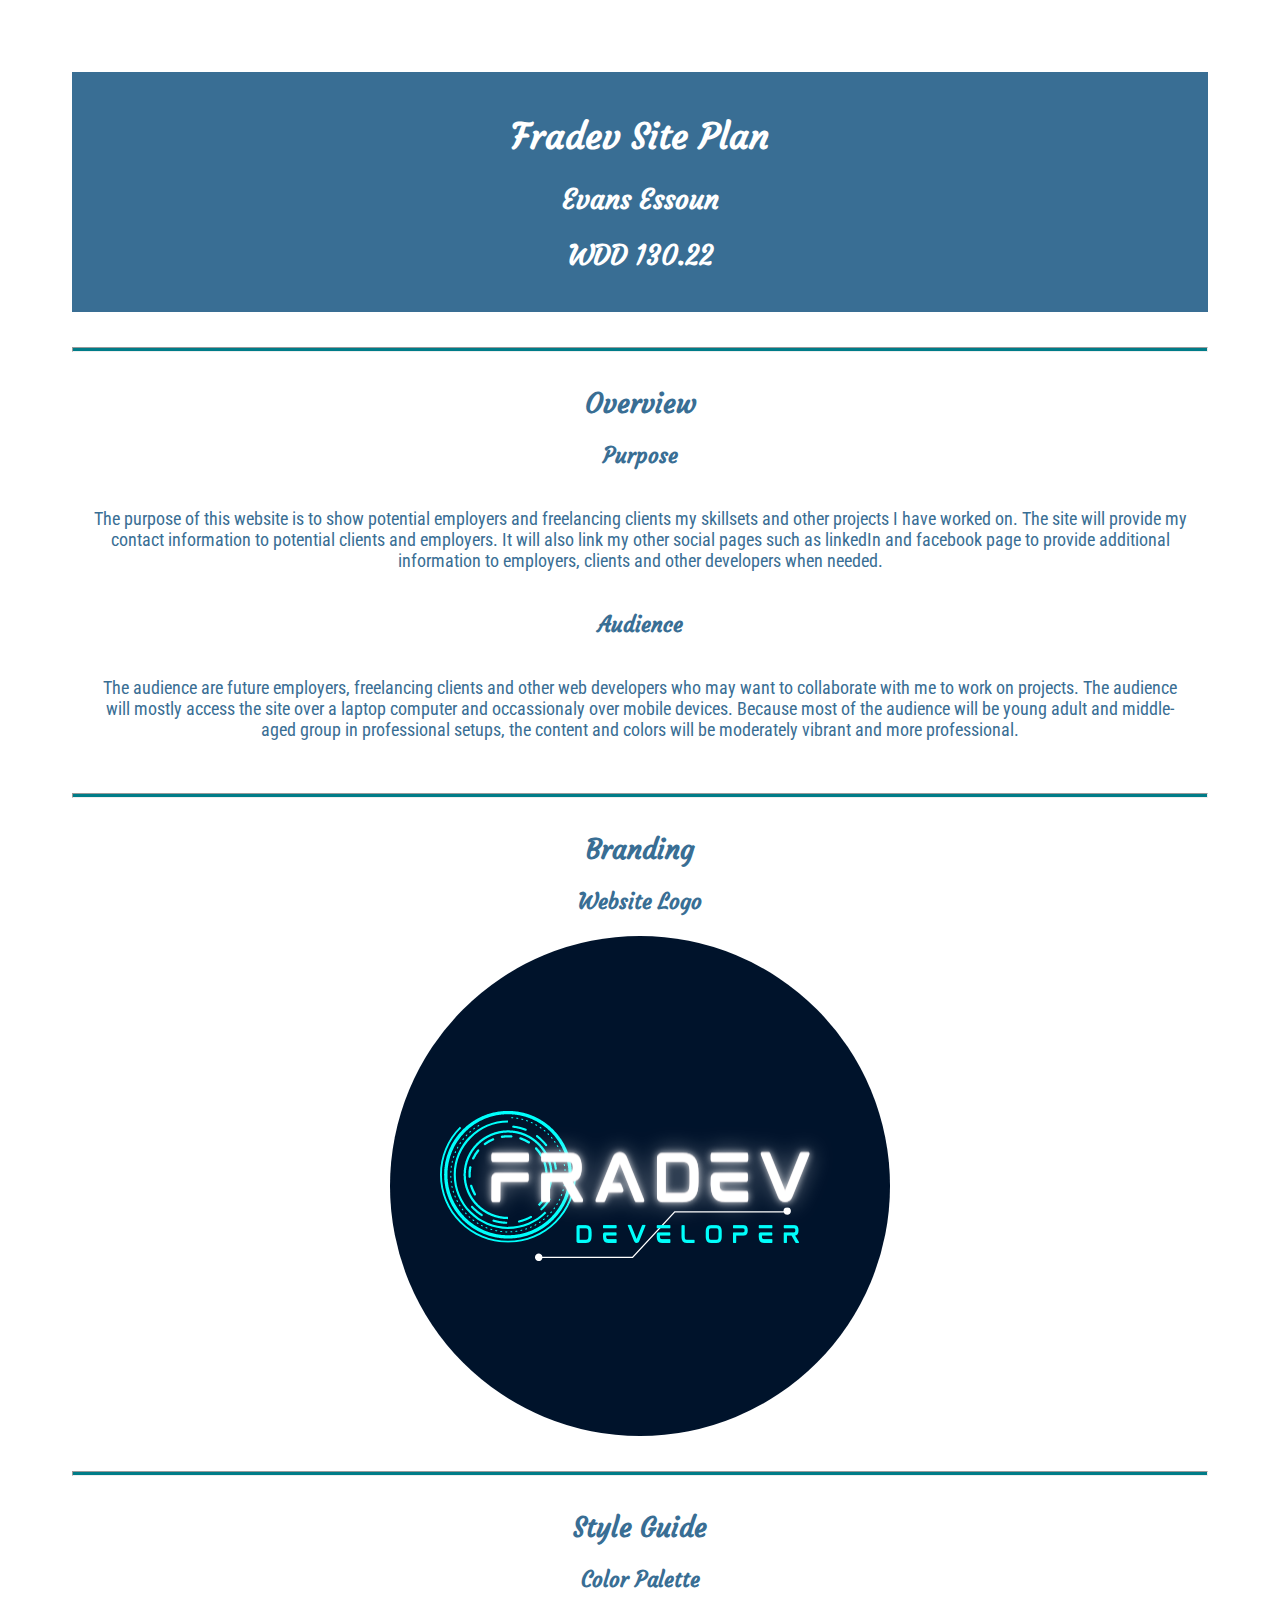
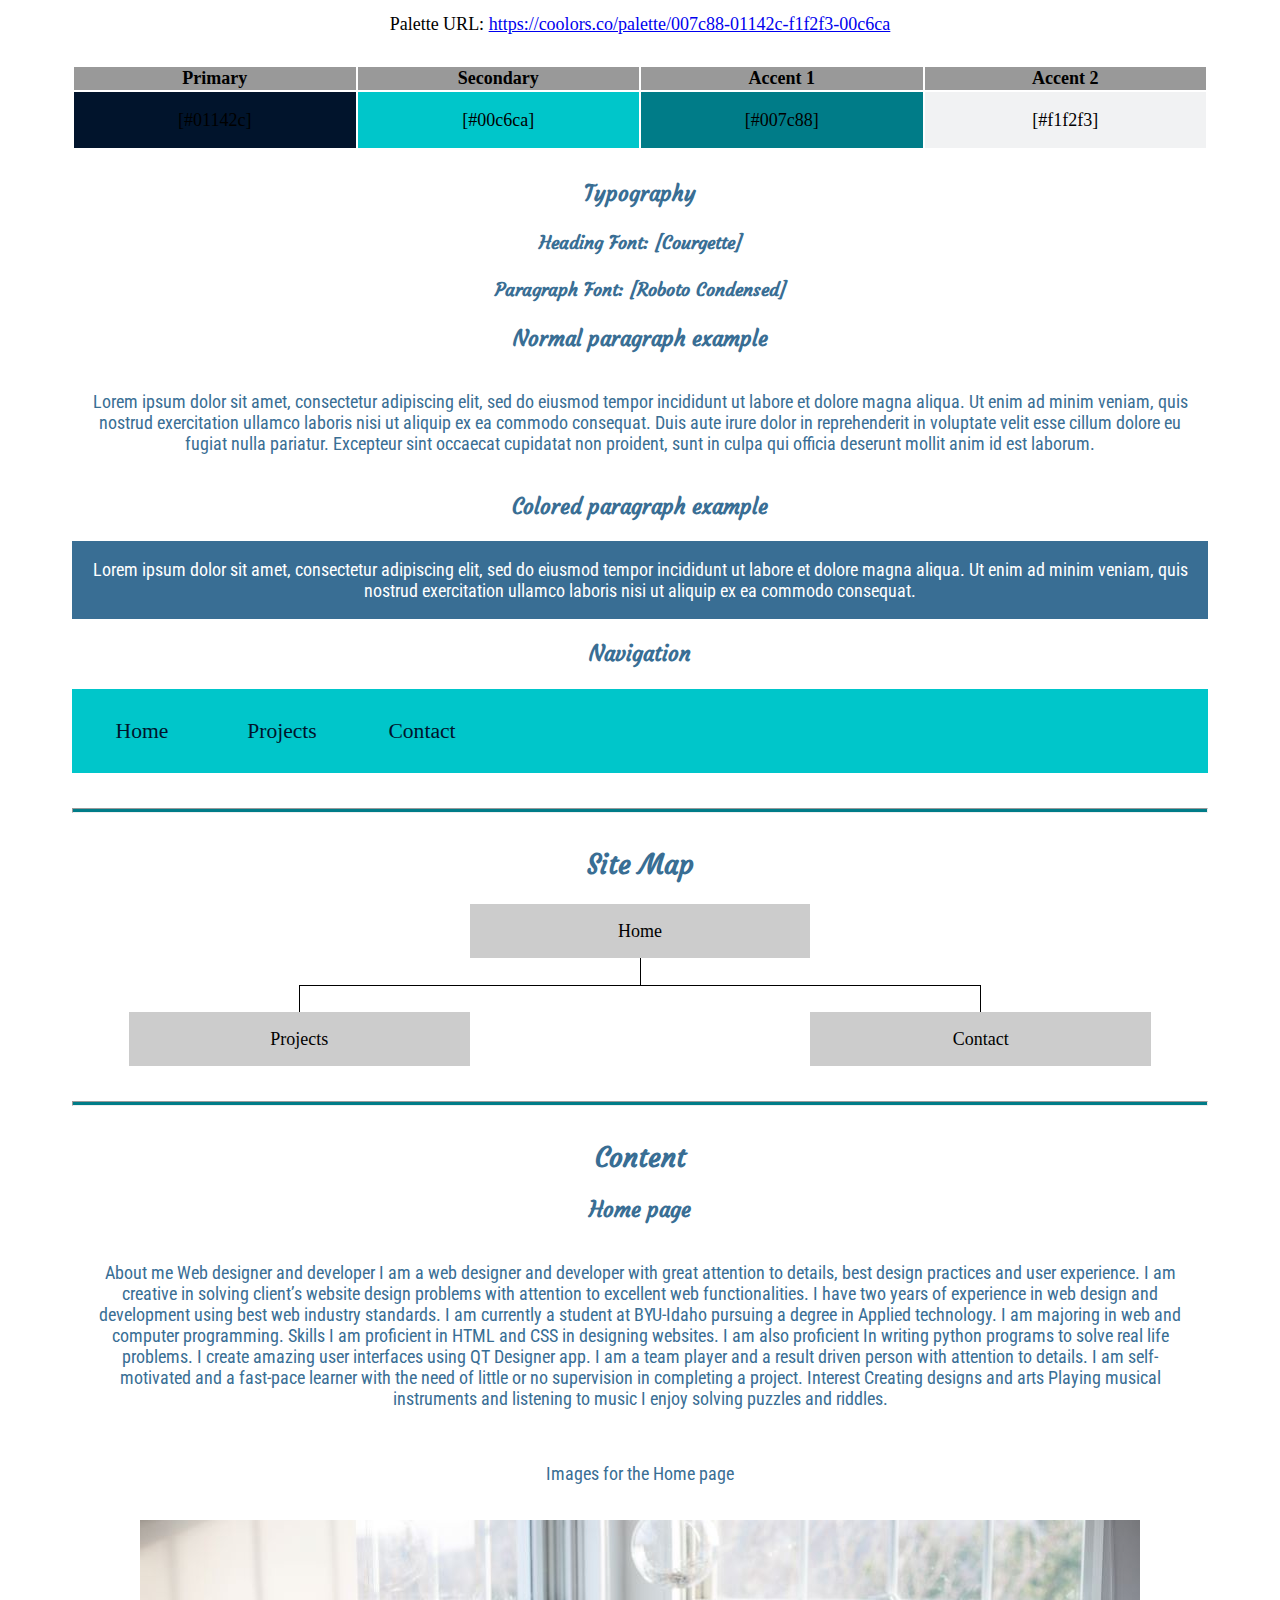
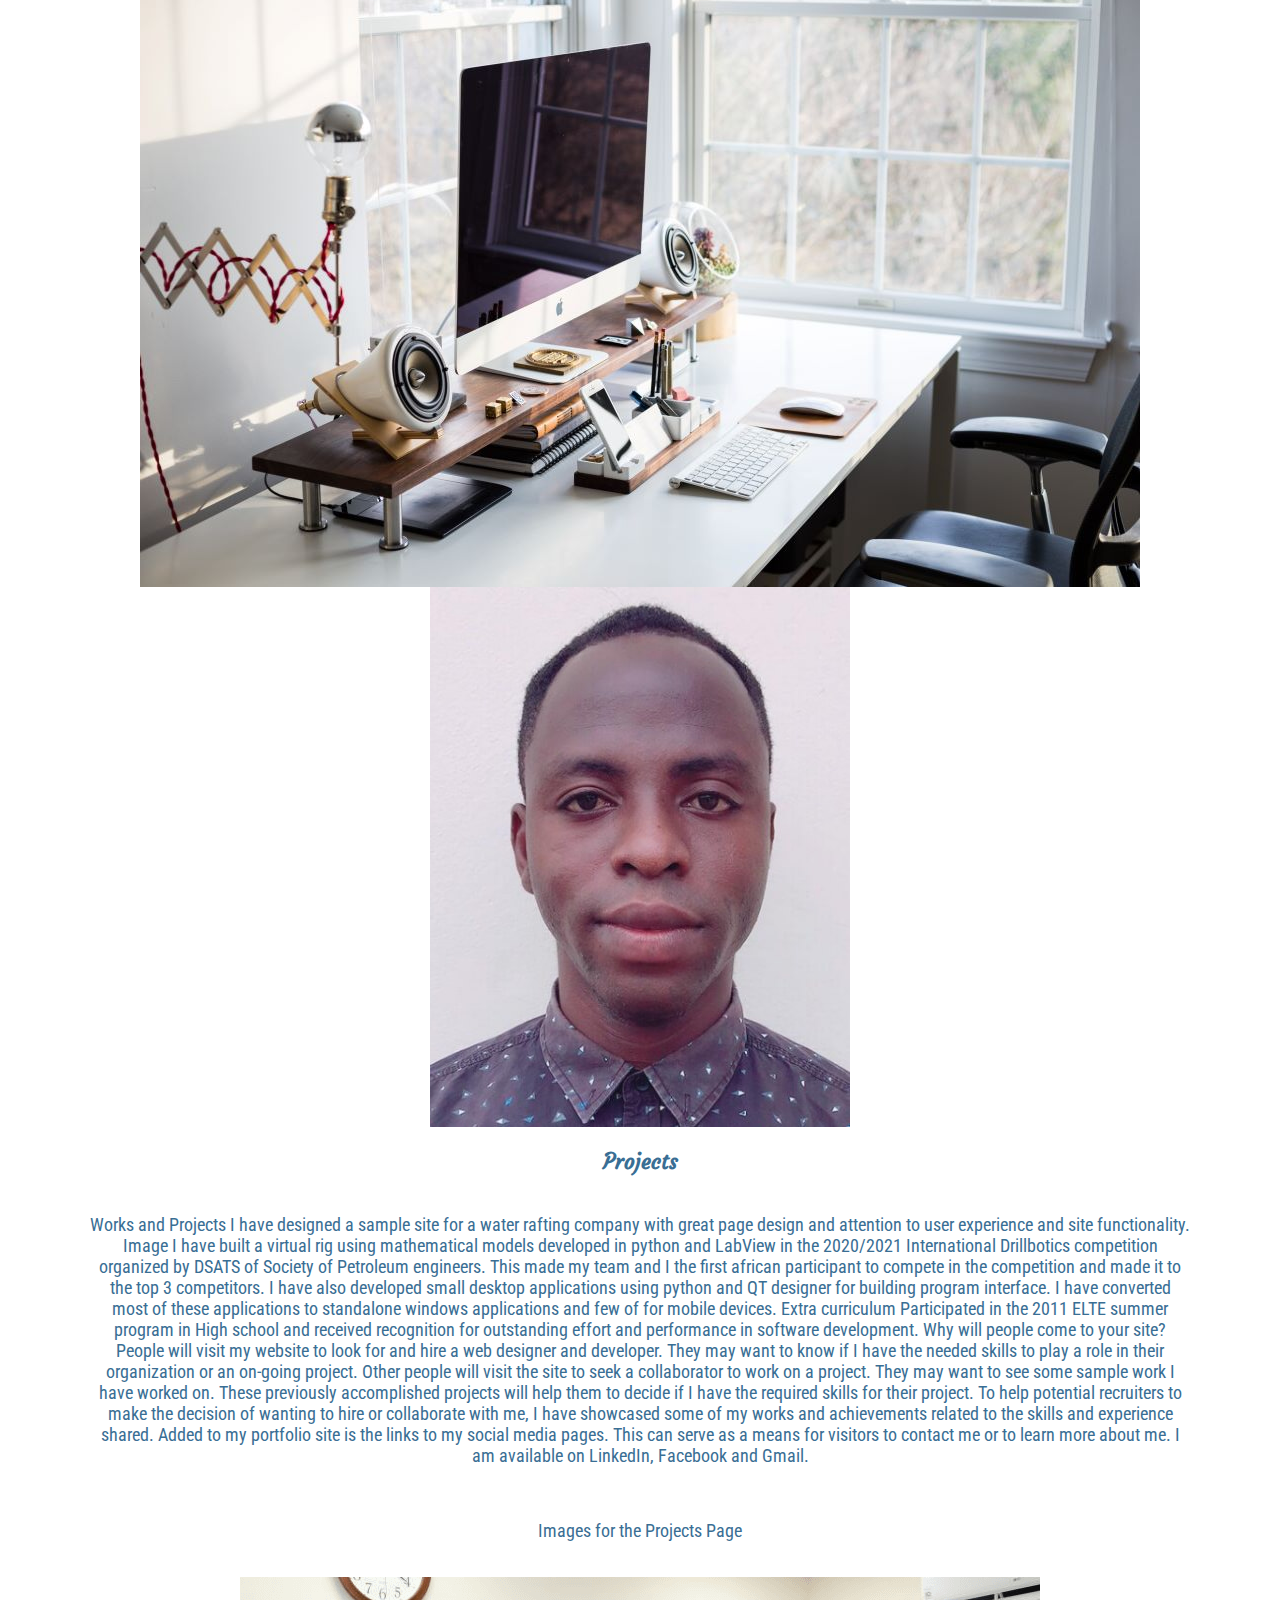
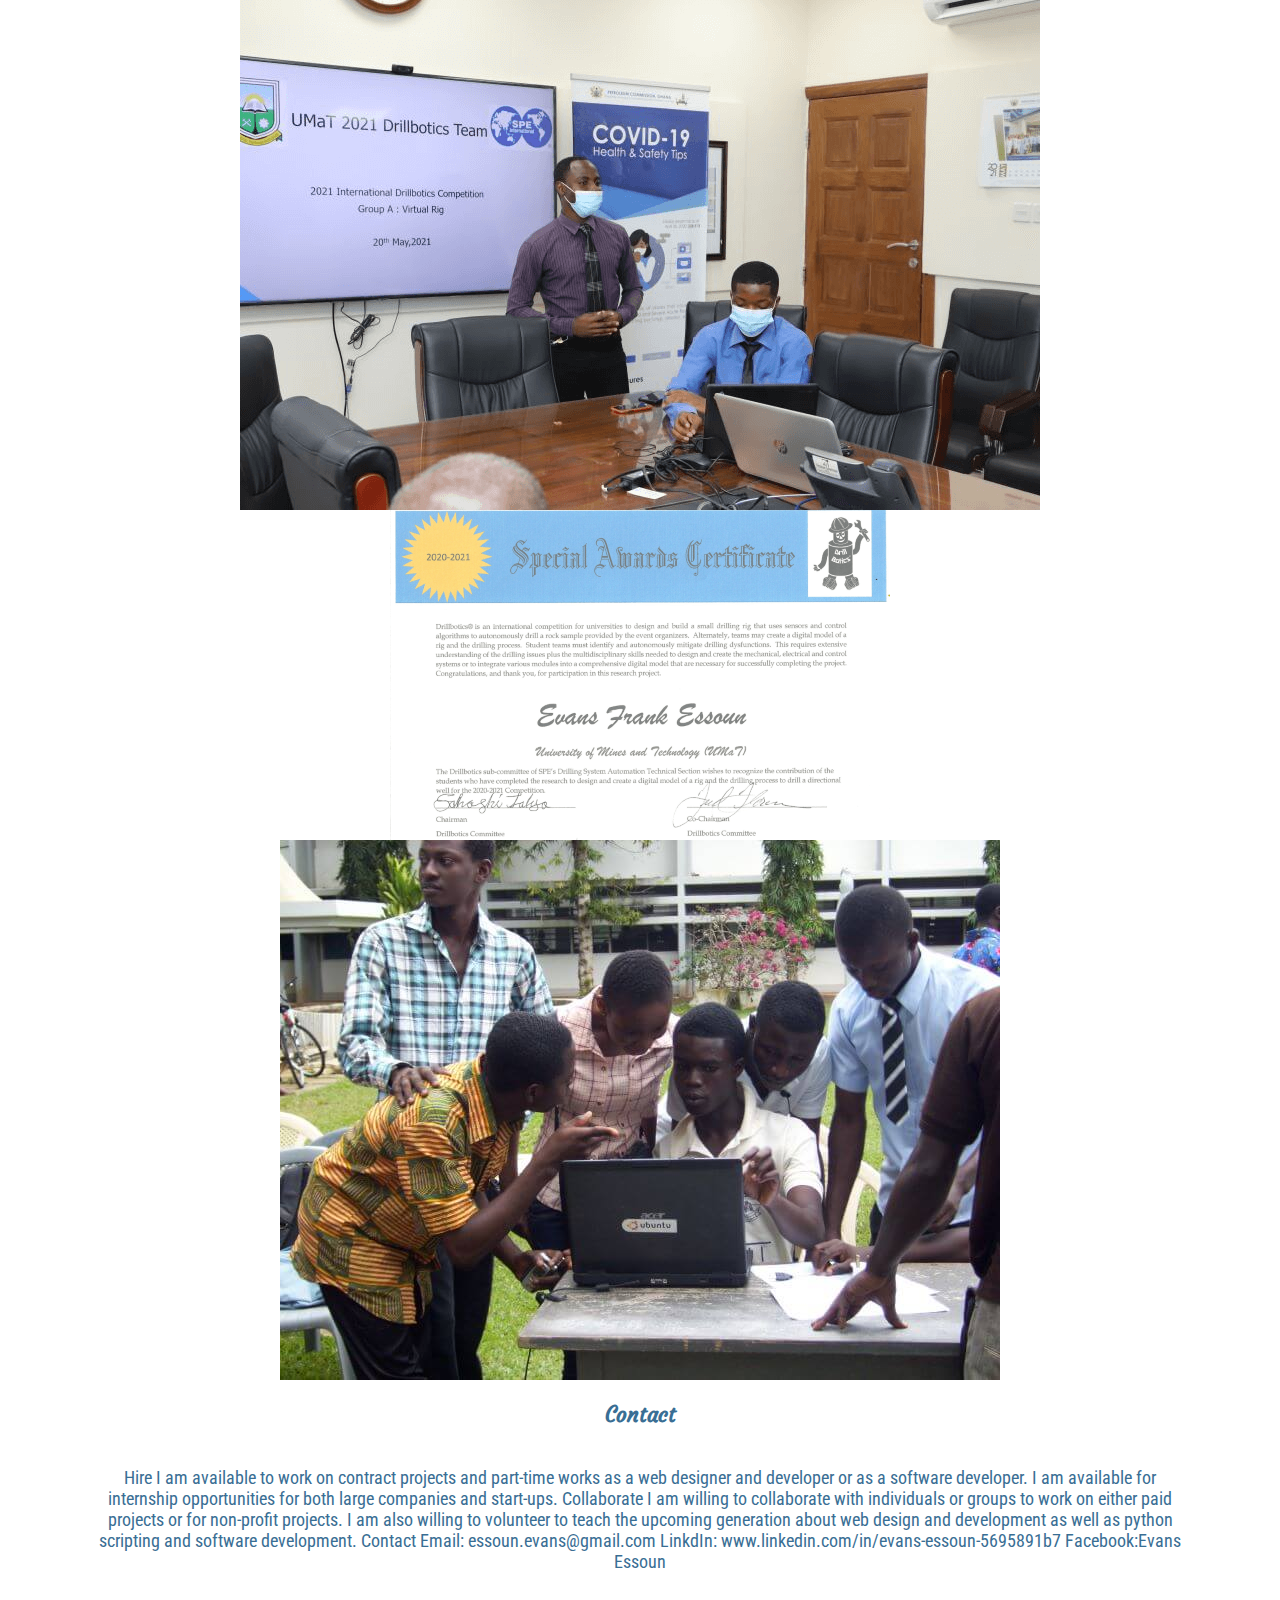
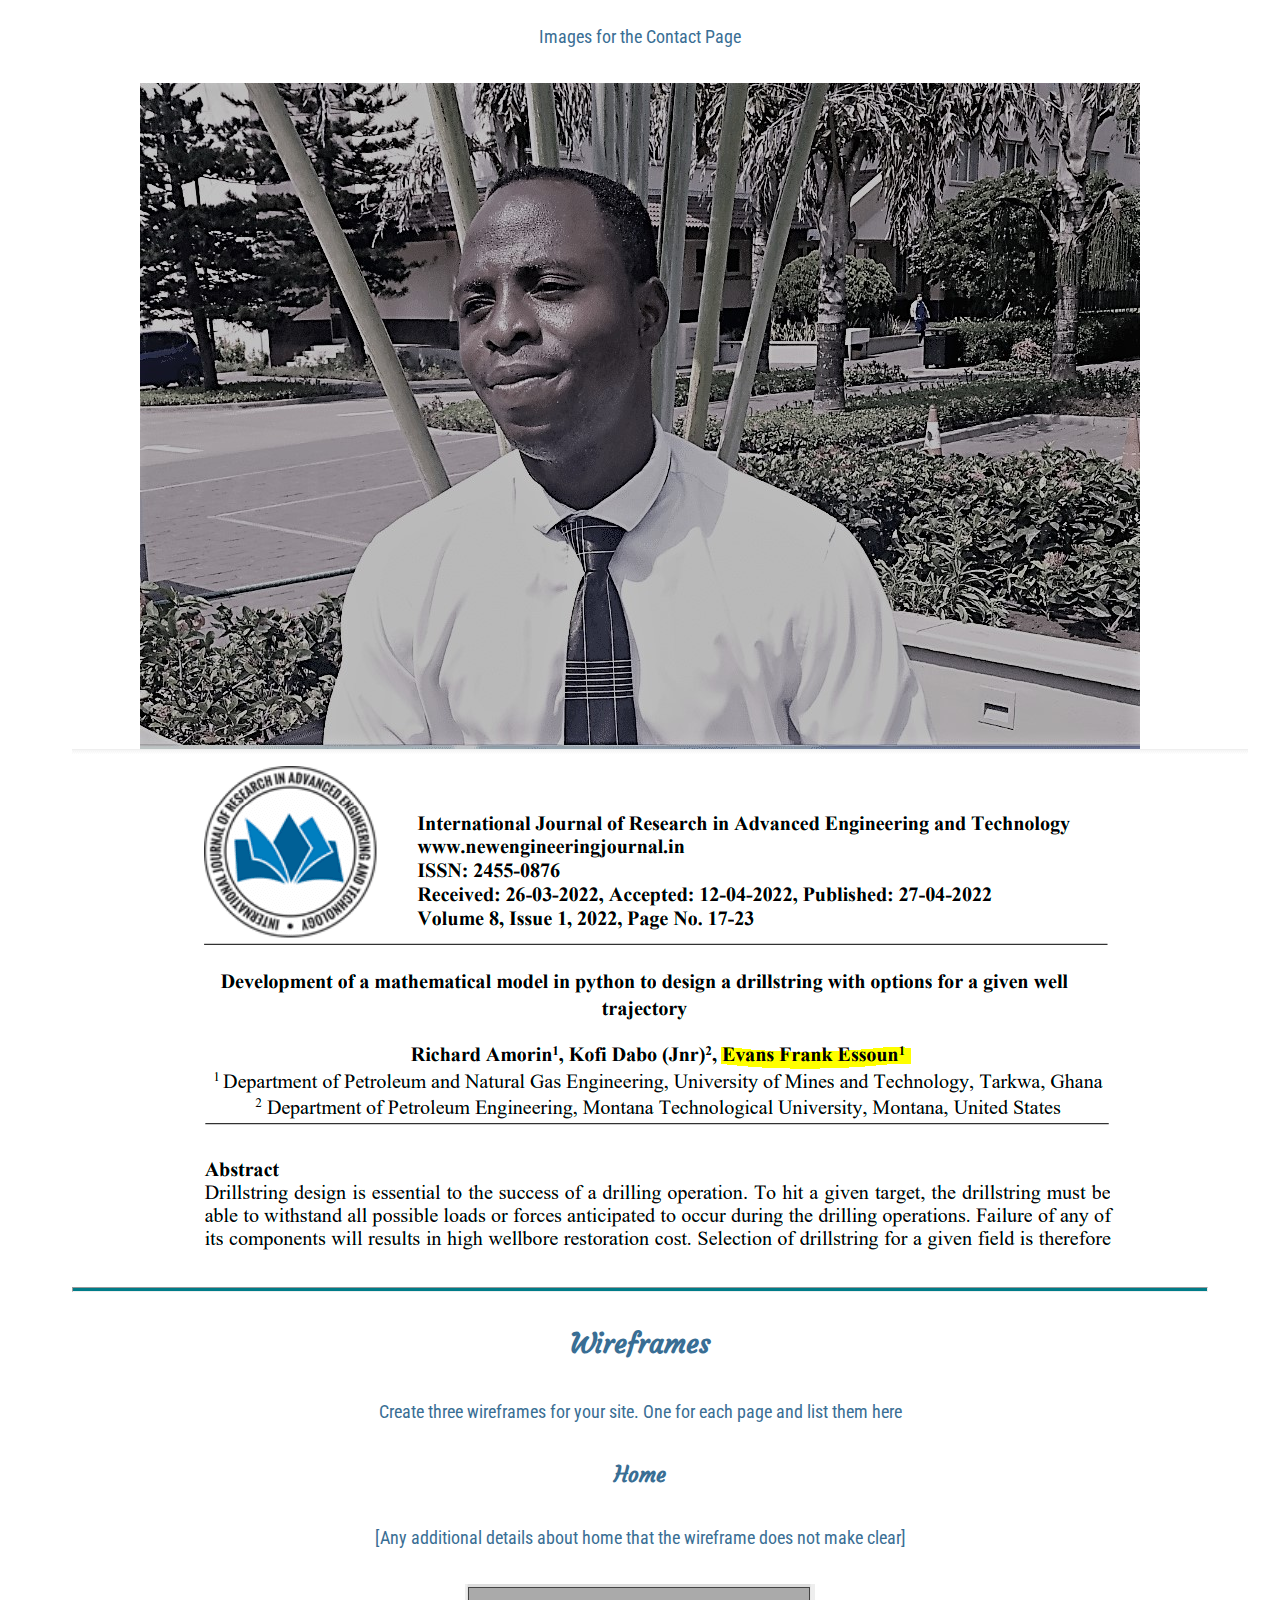
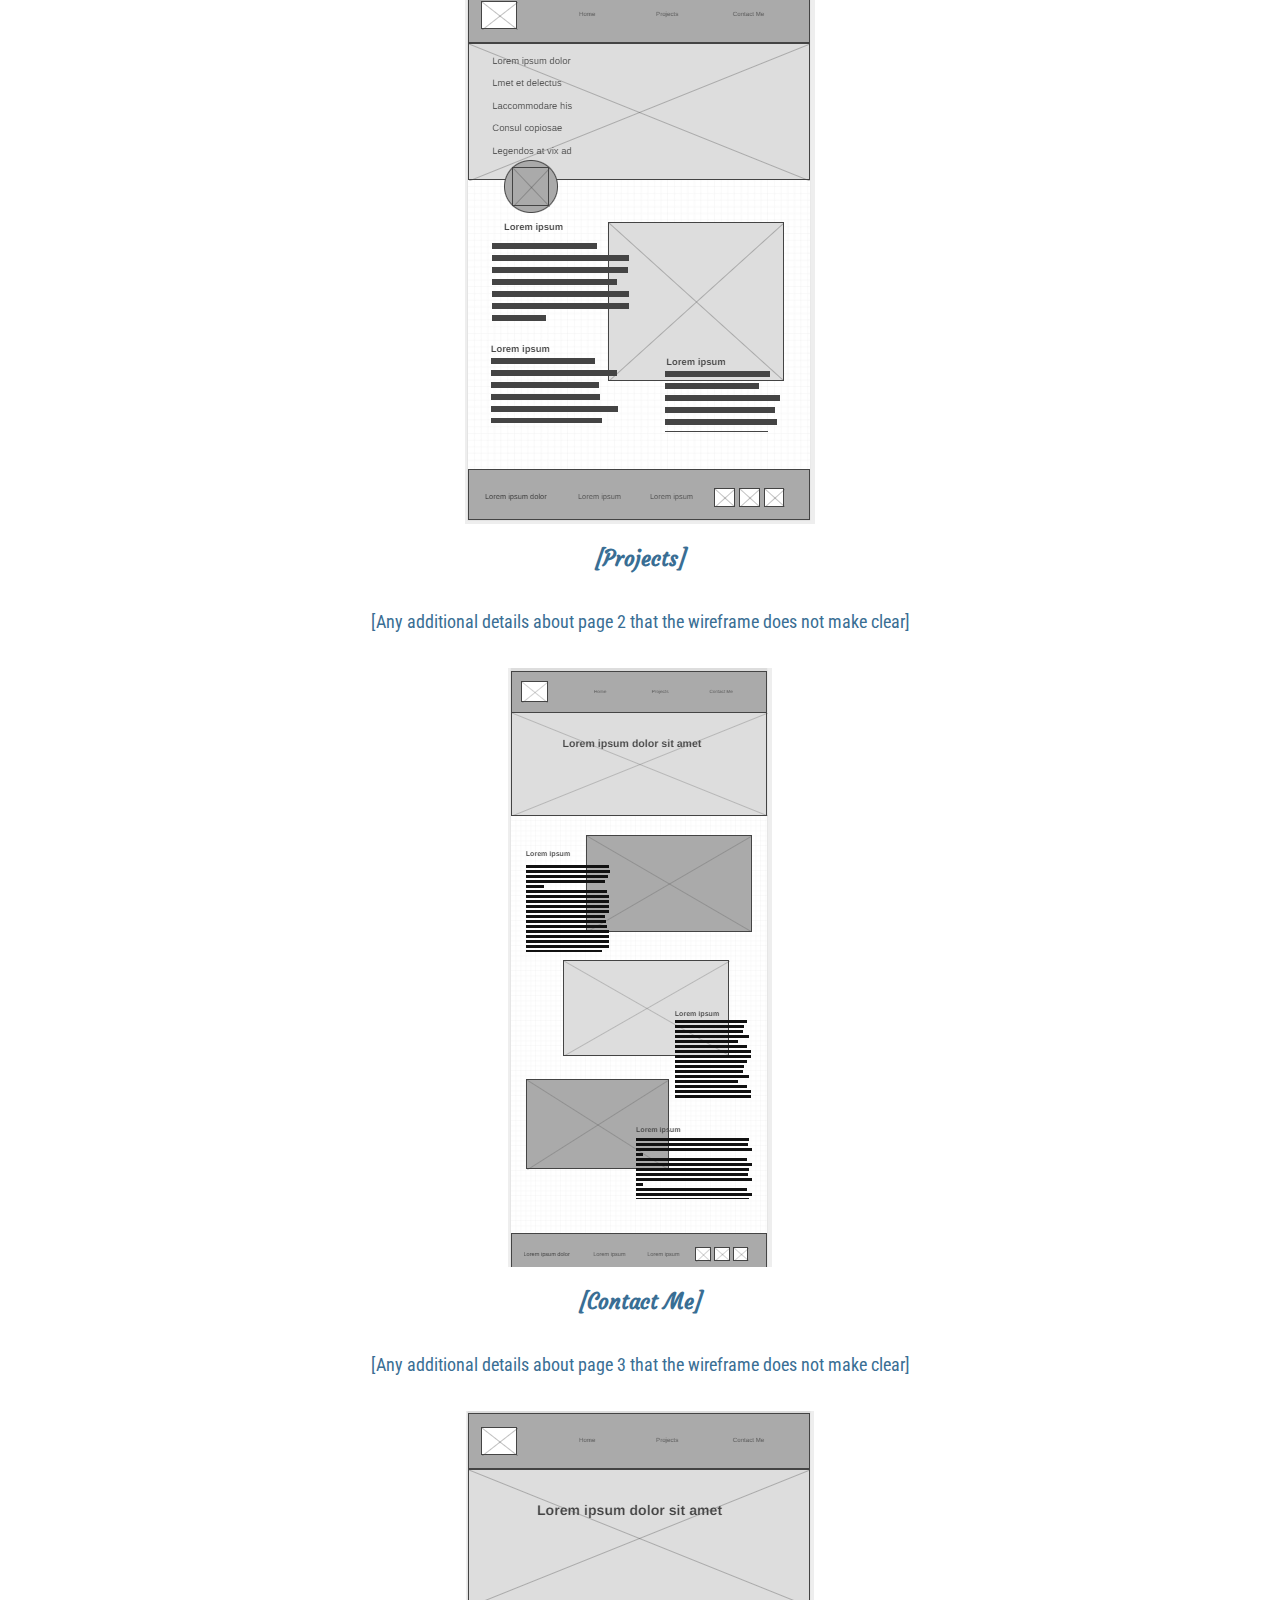
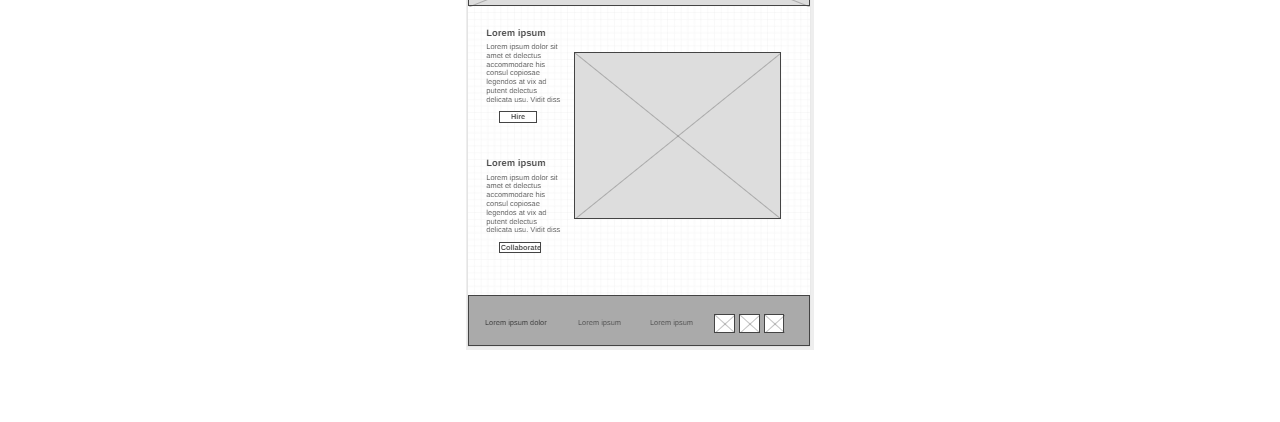
<file: Portfolio/site-plan.html>
<!DOCTYPE html>
<html lang="en-us">
    
  <head>
    <meta charset="utf-8">
    <title>Site Plan</title>
    <link type="text/css" rel="stylesheet" href="styles/site-plan.css">
  </head>

  <body>
    <header>
      <h1>Fradev Site Plan</h1>
      <h2>Evans Essoun</h2>
      <h2>WDD 130.22</h2>
      <!-- In the header above, add the name or your site, your name and class number. For example if you are in section 3 you would put WDD 130.03 -->
    </header>
    <main>

      <!-- ------------------------Steps 2-3------------------------------ -->
      <hr>
      <h2>Overview</h2>
      <h3>Purpose</h3>
      <p>The purpose of this website is to show potential employers
         and freelancing clients my skillsets and other projects I have worked on.
         The site will provide my contact information to potential clients and 
         employers. It will also link my other social pages such as linkedIn and 
         facebook page to provide additional information to employers, clients 
         and other developers when needed. 
       </p>  <!-- change this -->


      <h3>Audience</h3>
      <p> The audience are future employers, freelancing clients and other 
        web developers who may want to collaborate with me to work on projects.
        The audience will mostly access the site over a laptop computer and 
        occassionaly over mobile devices. Because most of the audience will be 
        young adult and middle-aged group in professional setups, the content and colors
        will be moderately vibrant and more professional.
      </p>  <!-- change this -->

      <hr>
      <h2>Branding</h2>
      <h3>Website Logo</h3>
      <!-- Replace this with some sort of logo for your site.  A logo can be as simple as the name of your site in a nice font :) -->
      <img id = "logo" src="images/fradev.png" alt="Logo image">
      <hr>
      <h2>
        Style Guide
      </h2>

      <!-- ------------------------Steps 4-8------------------------------ -->

      <h3>
        Color Palette
      </h3>
      <!--  The colors you choose for a website are one of the most important decisions you will make. Follow the instructions on the activity in iLearn then return and replace the color codes below with the hex color codes (the 6 digit numbers that show at the bottom of each color) for the colors you have chosen below.  You should have at least 2 colors but do not have to fill in all 4 if you do not need them.  -->

      <!-- Copy and paste the URL to your finished palette below Make sure to paste it into both spots -->
      Palette URL: <a href="https://coolors.co/palette/007c88-01142c-f1f2f3-00c6ca" target="_blank">https://coolors.co/palette/007c88-01142c-f1f2f3-00c6ca</a>


      <table class="colors">
        <tr><th>Primary</th><th>Secondary</th><th>Accent 1</th><th>Accent 2</th></tr>
        <!-- Replace the numbers in the boxes below with your hex color codes. Then switch to the site-plan.css file and change your colors there as well. -->
        <tr><td class="primary">[#01142c]</td><td class="secondary">[#00c6ca]</td><td class="accent1">[#007c88]</td><td class="accent2">[#f1f2f3]</td></tr>
      </table>

      <!-- ------------------------Step 9------------------------------ -->

      <h3>
        Typography
      </h3>
      <!-- Choose a font for your paragraphs (body copy) and headlines. What font(s) have you chosen? Why did you choose what you did?  Make sure to review the list of web safe fonts at W3Schools.org as a starting point.  Think also about which of your colors above you might use for background and font colors. -->

      <h4>
        Heading Font: [Courgette]  <!-- change this -->
      </h4>
      <h4>
        Paragraph Font: [Roboto Condensed]  <!-- change this -->
      </h4>
      <h3>
        Normal paragraph example
      </h3>
      <p>
        Lorem ipsum dolor sit amet, consectetur adipiscing elit, sed do eiusmod tempor incididunt ut labore et dolore magna aliqua. Ut enim ad minim veniam, quis nostrud exercitation ullamco laboris nisi ut aliquip ex ea commodo consequat. Duis aute irure dolor in reprehenderit in voluptate velit esse cillum dolore eu fugiat nulla pariatur. Excepteur sint occaecat cupidatat non proident, sunt in culpa qui officia deserunt mollit anim id est laborum.
      </p>
      <h3>
        Colored paragraph example
      </h3>
      <p class="colored">
        Lorem ipsum dolor sit amet, consectetur adipiscing elit, sed do eiusmod tempor incididunt ut labore et dolore magna aliqua. Ut enim ad minim veniam, quis nostrud exercitation ullamco laboris nisi ut aliquip ex ea commodo consequat. 
      </p>

      <!-- ------------------------Step 10------------------------------ -->

      <h3>
        Navigation
      </h3>
      <!-- Think about how you want your navigation bar to look. In the site-plan.css file change the colors to your colors to get the look you desire. --> 
      <nav>
        <a href="#">Home</a>
        <a href="#">Projects</a>
        <a href="#">Contact</a>
      </nav>
      <hr>
      <h2>
        Site Map
      </h2>
      <div class="sitemap">
        <div class="sm-home">
          Home
        </div>
        <div class="sm-page2">
          Projects <!-- change this -->
        </div>
        <div class="sm-page3">
          Contact  <!-- change this -->
        </div>

        <div class="top">
          &nbsp;
        </div>
        <div class="left">
          &nbsp;
        </div>
        <div class="right">
          &nbsp;
        </div>

      </div>

      <!-- --------Content Section -------------- -->
      <hr>
      <h2>
        Content
      </h2>
      <h3>Home page</h3>
      <p>
        About me
	      Web designer and developer
        I am a web designer and developer with great attention to details, 
        best design practices and user experience. I am creative in solving client’s 
        website design problems with attention to excellent web functionalities.
        I have two years of experience in web design and development using best
        web industry standards. I am currently a student at BYU-Idaho pursuing
        a degree in Applied technology. I am majoring in web and computer programming.
        Skills
        I am proficient in HTML and CSS in designing websites. I am also proficient In writing python programs to solve real life problems. I create amazing user interfaces using QT Designer app.
        I am a team player and a result driven person with attention to details. I am self-motivated and a fast-pace learner with the need of little or no supervision in completing a project.
        Interest
        Creating designs and arts 	Playing musical instruments and listening to music
        I enjoy solving puzzles and riddles.
      </p>
      <p>Images for the Home page</p>
        <img src="images/jeff-sheldon-a8K-puaPyVk-unsplas.jpg" alt="image of a developer workspace">
        <img src="images/Photo_1615655967406.jpg" alt="image of Evans">

      </ul>
      <h3>Projects</h3>
      <p>
        Works and Projects
        I have designed a sample site for a water rafting company with great page design
        and attention to user experience and site functionality.
        Image
        I have built a virtual rig using mathematical models developed in python and 
        LabView in the 2020/2021 International Drillbotics competition organized by 
        DSATS of Society of Petroleum engineers. This made my team and I the first african participant
        to compete in the competition and made it to the top 3 competitors.
        I have also developed small desktop applications using python and QT designer
        for building program interface. I have converted most of these applications to standalone
        windows applications and few of for mobile devices.

        Extra curriculum
        Participated in the 2011 ELTE summer program in High school and received recognition
        for outstanding effort and performance in software development.

        Why will people come to your site?
        People will visit my website to look for and hire a web designer and developer. They 
        may want to know if I have the needed skills to play a role in their organization or
        an on-going project. Other people will visit the site to seek a collaborator to work
        on a project. They may want to see some sample work I have worked on. 
        These previously accomplished projects will help them to decide if I have the required
         skills for their project. To help potential recruiters to make the decision of wanting
          to hire or collaborate with me, I have showcased some of my works and achievements 
          related to the skills and experience shared.
        Added to my portfolio site is the links to my social media pages. This can serve as 
        a means for visitors to contact me or to learn more about me. I am available on 
        LinkedIn, Facebook and Gmail.
      </p>
      <p>Images for the Projects Page</p>
        <img src="images/PC_Presentation.png" alt="Drillbotics presentation">
        <img src="images/Drillbotics_MyCert.png" alt="image of certification">
        <img src="images/Evans_Elite_2011.jpg" alt="image of Evans' participation in Elite program">

      </ul>
      <h3>Contact</h3>
      <p>
        Hire
        I am available to work on contract projects and part-time works as a web designer 
        and developer or as a software developer.
        I am available for internship opportunities for both large companies and start-ups. 
          Collaborate
        I am willing to collaborate with individuals or groups to work on either paid projects
        or for non-profit projects. I am also willing to volunteer to teach the upcoming 
        generation about web design and development as well as python scripting and software
        development.

          Contact
        Email: essoun.evans@gmail.com
        LinkdIn: www.linkedin.com/in/evans-essoun-5695891b7
        Facebook:Evans Essoun

      </p>
      <p>Images for the Contact Page</p>
        <img src="images/temple.jpg" alt="image of Evans">
        <img src="images/Published Paper.png" alt="image of an Evans publication">

      </ul>
      <hr>
      <h2>
        Wireframes
      </h2>
      <p>
        Create three wireframes for your site. One for each page and list them here</p>

      <h3>Home</h3>
      <p>         
        [Any additional details about home that the wireframe does not make clear]
      </p>
      <img src="images/home_wireframe.PNG" alt="home page wireframe">

      <h3>[Projects]</h3>
      <p>         
        [Any additional details about page 2 that the wireframe does not make clear]
      </p>
      <img src="images/project_page.PNG" alt="Projects wireframe">

      <h3>[Contact Me]</h3>
      <p>         
        [Any additional details about page 3 that the wireframe does not make clear]
      </p>
      <img src="images/contact_wireframe.PNG" alt="Contact Me wireframe">
    </main>
  </body>

</html>
</file>
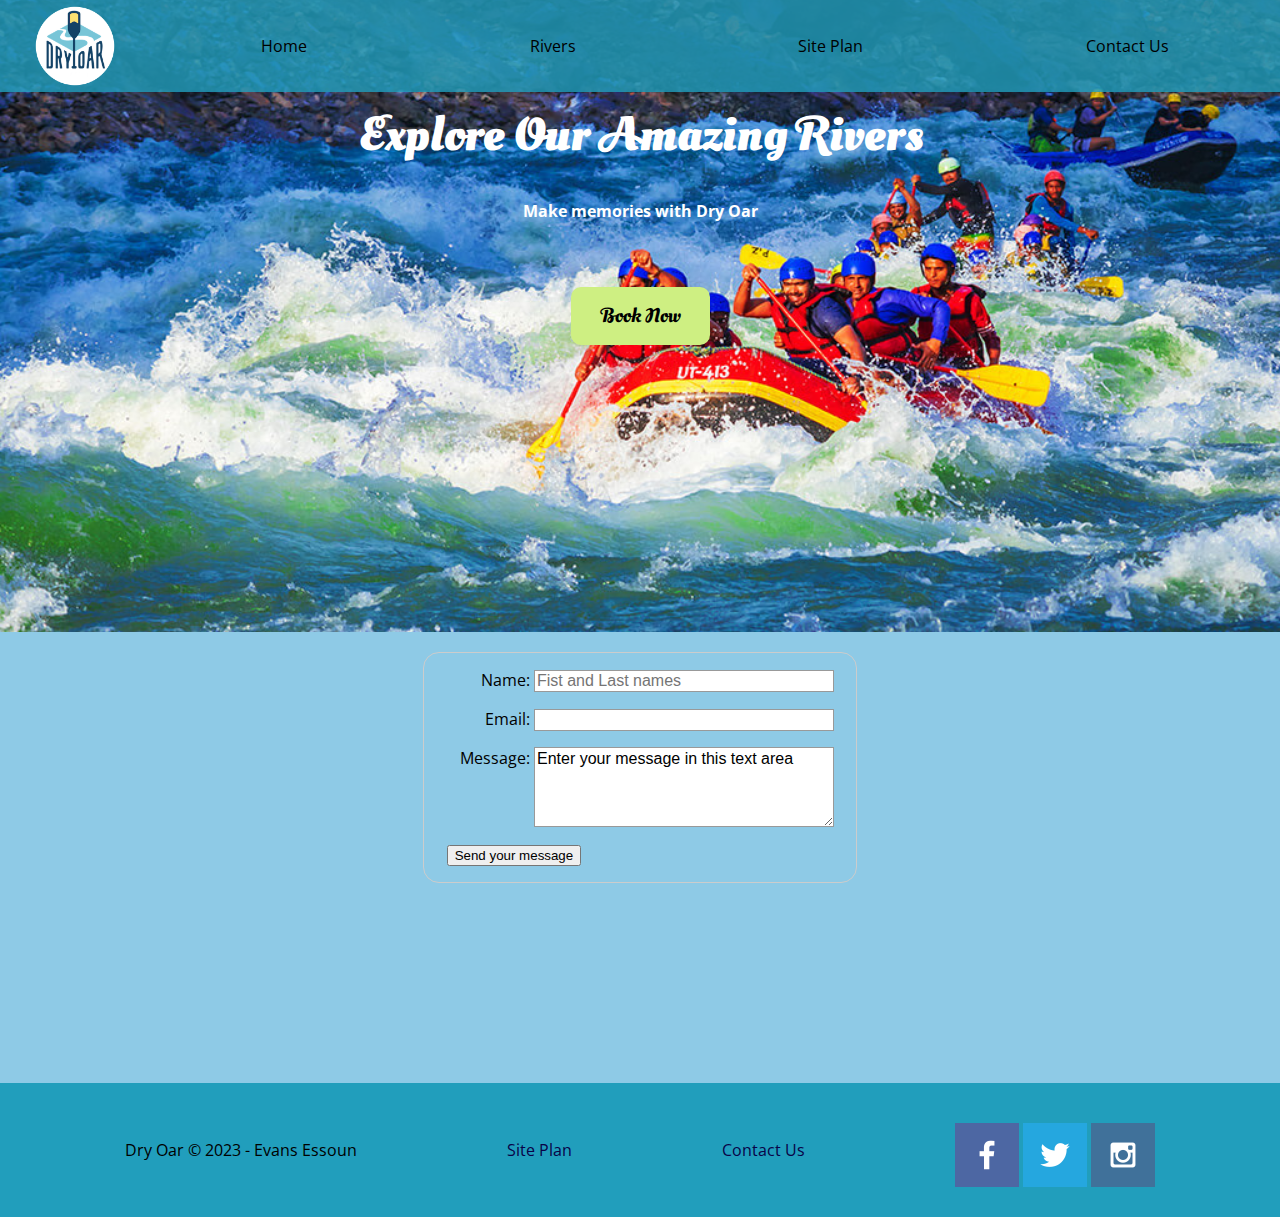
<file: wwr/contactus.html>
<!DOCTYPE html>
<html lang="en">
<head>
    <meta charset="UTF-8">
    <meta http-equiv="X-UA-Compatible" content="IE=edge">
    <meta name="viewport" content="width=device-width, initial-scale=1.0">
    <title>Whitewater Rafting Vacation|Dry Oar Boating|Contact Us</title>
    <link rel="stylesheet" href="styles/style.css">
    <style>
        form {
    /* Center the form on the page */
    margin: 0 auto;
    width: 400px;
    /* Form outline */
    padding: 1em;
    border: 1px solid #ccc;
    border-radius: 1em;
    }

    ul {
    list-style: none;
    padding: 0;
    margin: 0;
    }

    form li + li {
    margin-top: 1em;
    }

    label {
    /* Uniform size & alignment */
    display: inline-block;
    width: 90px;
    text-align: right;
    }

    input,
    textarea {
    /* To make sure that all text fields have the same font settings
        By default, textareas have a monospace font */
    font: 1em sans-serif;

    /* Uniform text field size */
    width: 300px;
    box-sizing: border-box;

    /* Match form field borders */
    border: 1px solid #999;
    }

    input:focus,
    textarea:focus {
    /* Additional highlight for focused elements */
    border-color: #000;
    }

    textarea {
    /* Align multiline text fields with their labels */
    vertical-align: top;

    /* Provide space to type some text */
    height: 5em;
    }

    .button {
    /* Align buttons with the text fields */
    padding-left: 90px; /* same size as the label elements */
    }

    button {
    /* This extra margin represent roughly the same space as the space
        between the labels and their text fields */
    margin-left: 0.5em;
    }

    #feedback {
    background-color: antiquewhite;
    position: absolute;
    top: 0;
    left: 0;
    right: 0;
    padding: .5em;
    /* make this element invisible until we are ready for it */
    display: none;      
    }
    .moveDown {
        margin-top: 3em;
    }       
    </style>
</head>
<body>
    <div id="content">
        <header>
            <a id="logo_link" href="index.html">
                <img class ="logo" src="images/logo.png" alt="Dry Oar Logo">
            </a>
            <nav>
                <a href="index.html">Home</a>
                <a href="rivers.html">Rivers</a>
                <a href="site-plan-rafting.html">Site Plan</a>
                <a href="#">Contact Us</a>
            </nav>
        </header>
        <div id="river">
            <div id="river-box">
                <img id="hero-img" src="images/rivers_banners.jpg" alt="People enjoying rafting">
            </div>
            <section id="river-msg">
                <h1 class="home-title">Explore Our Amazing Rivers</h1>
                <h4>Make memories with Dry Oar</h4>
                <div class="button-box">
                    <a class="book" href="contactus.html">Book Now</a>
                </div>
            </section>

            
        </div>
        <main class="contact-main">
            <div id="feedback"></div>
            <form action="/my-handling-form-page" method="post">
                <ul>
                    <li>
                        <label for="name">Name:</label>
                        <input type="text" id="name" name="user_name" placeholder ="Fist and Last names"/>
                    </li>
                    <li>
                        <label for="mail">Email:</label>
                        <input type="email" id="mail" name="user_email"/>
                    </li>
                    <li>
                        <label for="msg">Message:</label>
                        <textarea id="msg" name="user_message">Enter your message in this text area</textarea>
                    </li>
                    <li>
                        <button type="submit">Send your message</button>
                    </li>
                </ul>
            </form>
            
        </main>
        <footer>
            <p>Dry Oar &copy; 2023 - Evans Essoun</p>
            <p><a href="site-plan-rafting.html">Site Plan</a></p>
            <p><a href="#">Contact Us</a></p>
            <div class="social">
                <a href="https://facebook.com" target ="_blank">
                    <img src="images/facebook.png" alt="fb icon">
                </a>
                <a href="https://twitter.com" target ="_blank">
                    <img src="images/twitter.png" alt="twitter icon">
                </a>
                <a href="https://instagram.com" target ="_blank">
                    <img src="images/instagram.png" alt="instagram icon">
                </a>
            </div>
        </footer>
    </div>

    <script>
        // get the feedback div element so we can do something with it.
        const feedbackElement = document.getElementById('feedback');
        // get the form so we can read what was entered in it.
        const formElement = document.forms[0];
        // add a 'listener' to wait for a submission of our form. When that happens run the code below.
        formElement.addEventListener('submit', function(e) {
            // stop the form from doing the default action.
            e.preventDefault();
            // set the contents of our feedback element to a message letting the user know the form was submitted successfully. Notice that we pull the name that was entered in the form to personalize the message!
            feedbackElement.innerHTML = 'Hello '+ formElement.user_name.value +'! Thank you for your message. We will get back with you as soon as possible!';
            // make the feedback element visible.
            feedbackElement.style.display = "block";
            // add a class to move everything down so our message doesn't cover it.
            document.body.classList.toggle('moveDown');
        });
    </script>
</body>
</html>
</file>
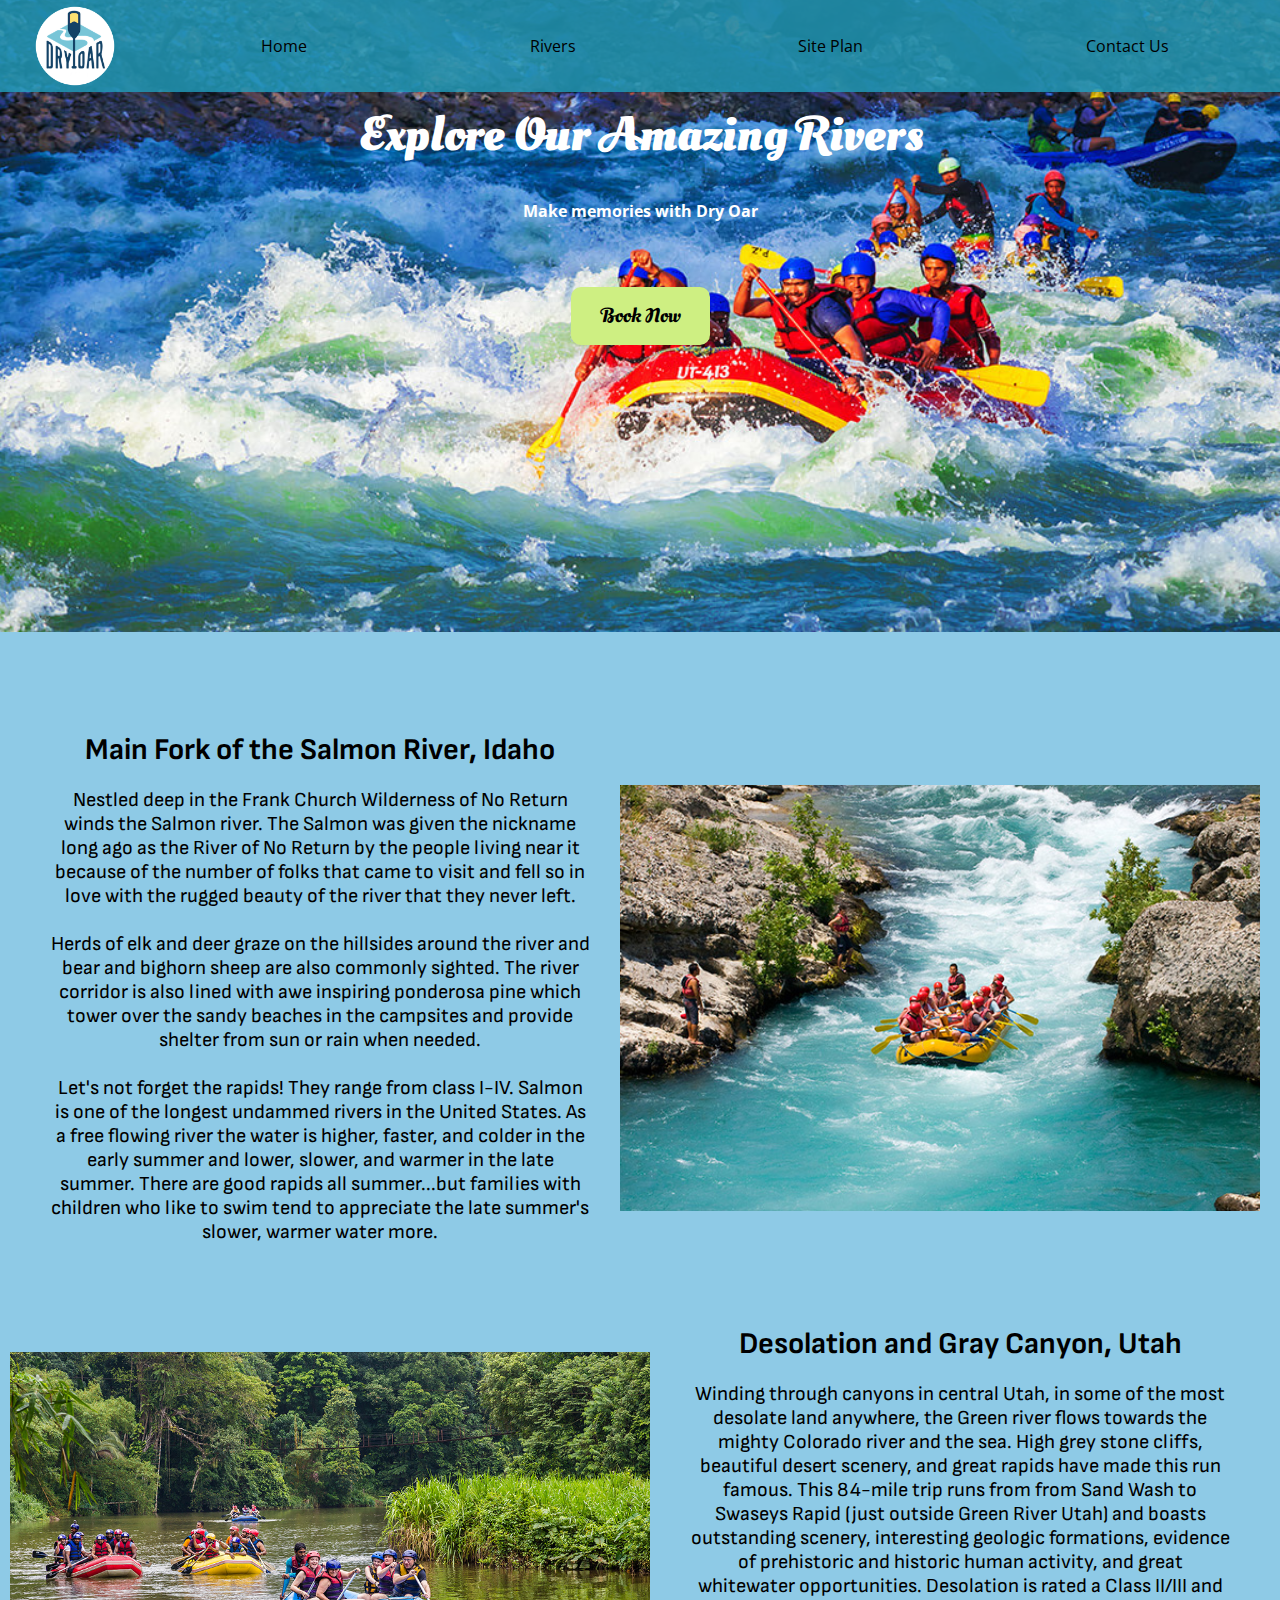
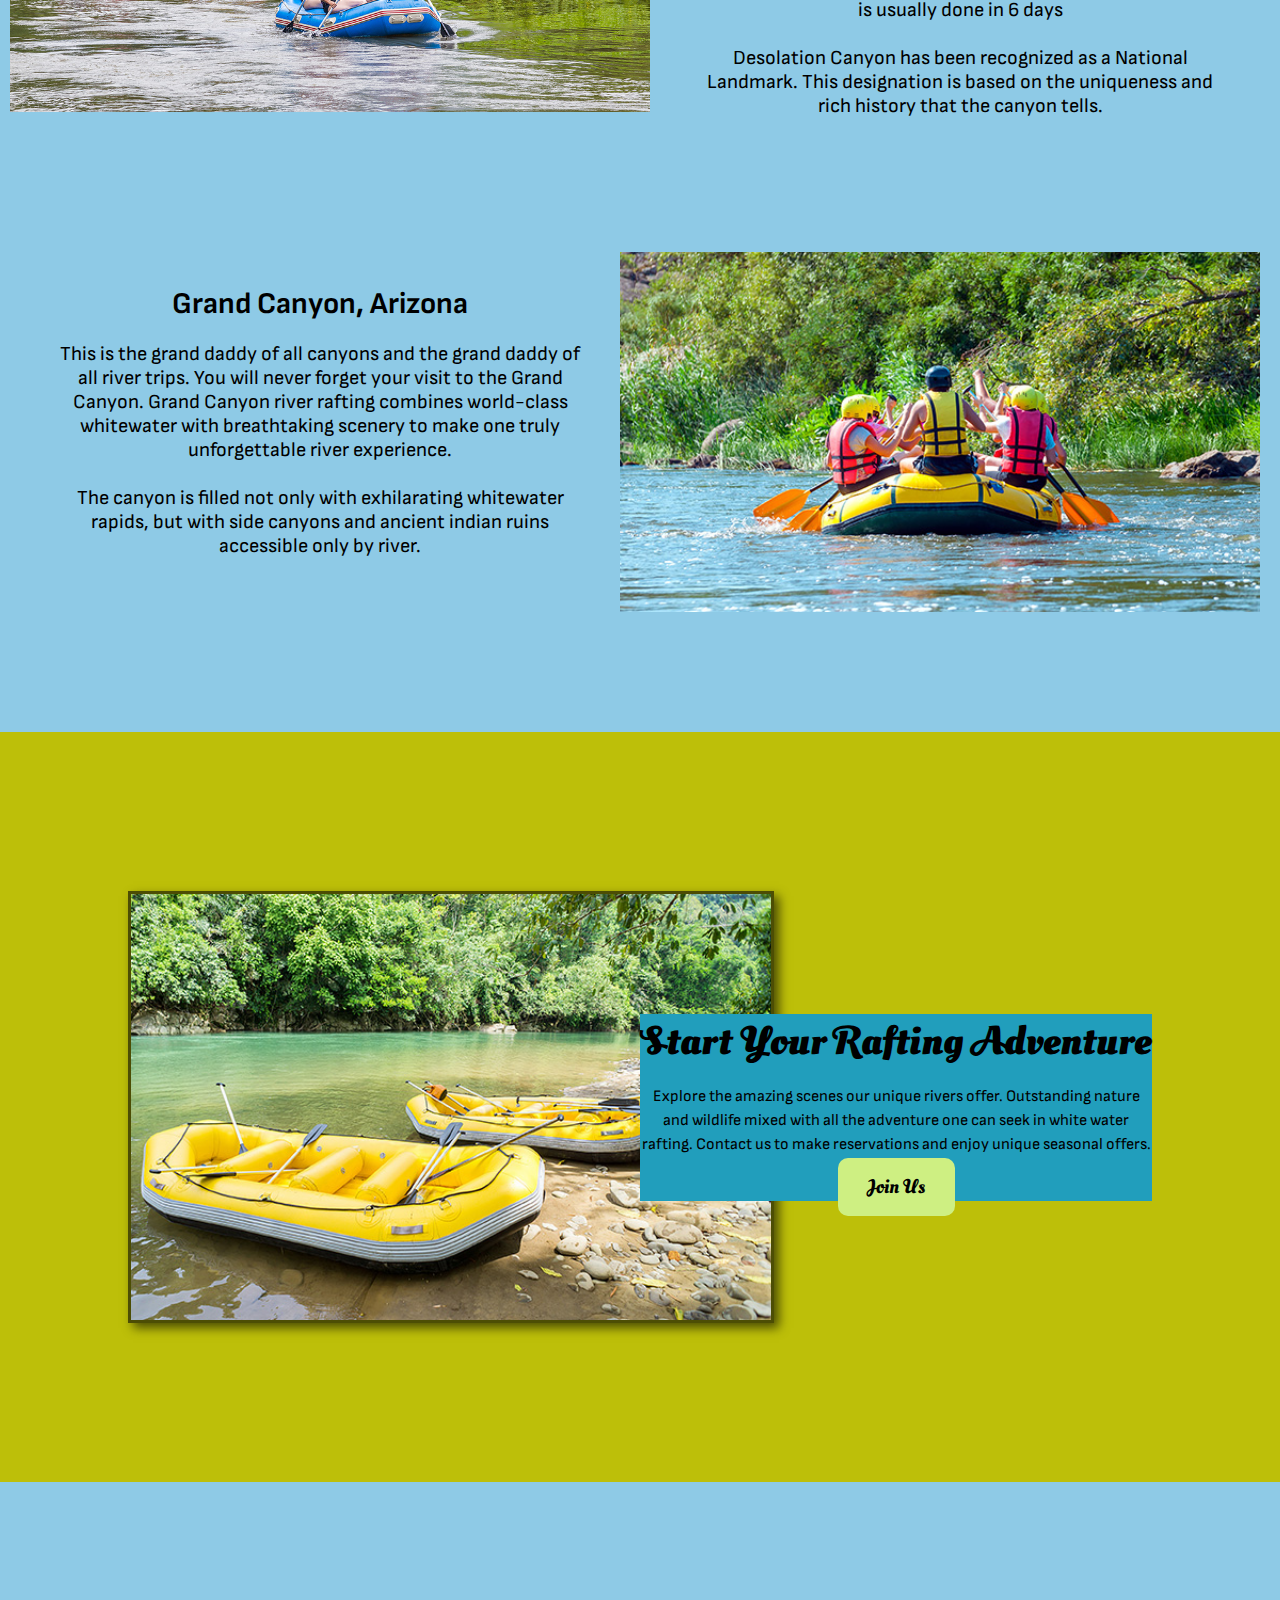
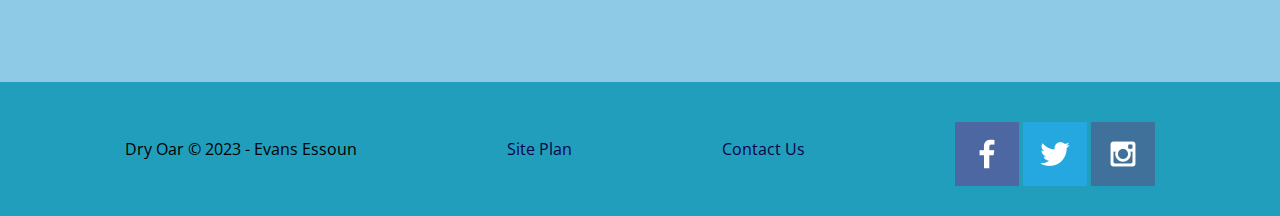
<file: wwr/rivers.html>
<!DOCTYPE html>
<html lang="en">
<head>
    <meta charset="UTF-8">
    <meta http-equiv="X-UA-Compatible" content="IE=edge">
    <meta name="viewport" content="width=device-width, initial-scale=1.0">
    <title>Whitewater Rafting Vacation|Dry Oar Boating|Rivers</title>
    <link rel="stylesheet" href="styles/style.css">
</head>
<body>
    <div id="content">
        <header>
            <a id="logo_link" href="index.html">
                <img class ="logo" src="images/logo.png" alt="Dry Oar Logo">
            </a>
            <nav>
                <a href="index.html">Home</a>
                <a href="rivers.html">Rivers</a>
                <a href="site-plan-rafting.html">Site Plan</a>
                <a href="contactus.html">Contact Us</a>
            </nav>
        </header>
        <div id="river">
            <div id="river-box">
                <img id="hero-img" src="images/rivers_banners.jpg" alt="People enjoying rafting">
            </div>
            <section id="river-msg">
                <h1 class="home-title">Explore Our Amazing Rivers</h1>
                <h4>Make memories with Dry Oar</h4>
                <div class="button-box">
                    <a class="book" href="contactus.html">Book Now</a>
                </div>
            </section>

            
        </div>
        <main class="river-main">
            <div class="river1-box">
                <img class="river1" src="images/river1.jpg" alt="River one">
                <section class= "river1-msg">
                    <h2>Main Fork of the Salmon River, Idaho</h2>
                    <p>Nestled deep in the Frank Church Wilderness of No Return winds the Salmon river. 
                    The Salmon was given the nickname long ago as the River of No Return by the
                     people living near it because of the number of folks that came to visit and
                      fell so in love with the rugged beauty of the river that they never left.<br><br>
                    Herds of elk and deer graze on the hillsides around the river and bear and
                     bighorn sheep are also commonly sighted. The river corridor is also lined
                      with awe inspiring ponderosa pine which tower over the sandy beaches in 
                      the campsites and provide shelter from sun or rain when needed.<br><br>
                    Let's not forget the rapids! They range from class I-IV. 
                     Salmon is one of the longest undammed rivers in the United States. 
                     As a free flowing river the water is higher, faster, and colder 
                     in the early summer and lower, slower, and warmer in the late summer.
                      There are good rapids all summer...but families with children who like
                       to swim tend to appreciate the late summer's slower, warmer water more.
                    </p>
                </section>
            </div>
            <div class="river2-box">
                <img class="river2" src="images/river2.jpg" alt="River two">
                <section class="river2-msg">
                    <h2>Desolation and Gray Canyon, Utah</h2>
                    <p>Winding through canyons in central Utah, in some of the most desolate land anywhere, 
                        the Green river flows towards the mighty Colorado river and the sea. High grey stone cliffs, 
                        beautiful desert scenery, and great rapids have made this run famous. This 84-mile trip runs from from Sand Wash to Swaseys Rapid (just outside Green River Utah) and boasts outstanding scenery, interesting geologic formations, evidence of prehistoric and historic human activity, and great whitewater opportunities.
                        Desolation is rated a Class II/III and is usually done in 6 days <br><br>
                        Desolation Canyon has been recognized as a National Landmark.  This designation is based 
                        on the uniqueness and rich history that the canyon tells.
                    </p>
                    </section>
            </div>
            <div class="river3-box">
                <img class="river3" src="images/river3.jpg" alt="River three">
                <section class="river3-msg">
                    <h2>Grand Canyon, Arizona</h2>
                    <p>This is the grand daddy of all canyons and the grand daddy of all river 
                        trips. You will never forget your visit to the Grand Canyon.
                        Grand Canyon river rafting combines world-class whitewater with 
                        breathtaking scenery to make one truly unforgettable river experience.<br><br> 
                        The canyon is filled not only with exhilarating whitewater rapids, 
                        but with side canyons and ancient indian ruins accessible only by river.
                        
                    </p>
                    </section>
            </div>
            <div class="river-grid">
                <div id="background"></div>
                <img class="mountains" src="images/begin_with_us.jpg" alt="Rafting boats at shore">
                <section class="msg">
                    <h2>Start Your Rafting Adventure</h2>
                    <p>Explore the amazing scenes our unique rivers offer. Outstanding nature and 
                        wildlife mixed with all the adventure one can seek in white water rafting.
                        Contact us to make reservations and enjoy unique seasonal offers.
                    </p>
                <a class="join" href="rivers.html">Join Us</a>
                </section>
            </div>
            
        </main>
        <footer>
            <p>Dry Oar &copy; 2023 - Evans Essoun</p>
            <p><a href="site-plan-rafting.html">Site Plan</a></p>
            <p><a href="contactus.html">Contact Us</a></p>
            <div class="social">
                <a href="https://facebook.com" target ="_blank">
                    <img src="images/facebook.png" alt="fb icon">
                </a>
                <a href="https://twitter.com" target ="_blank">
                    <img src="images/twitter.png" alt="twitter icon">
                </a>
                <a href="https://instagram.com" target ="_blank">
                    <img src="images/instagram.png" alt="instagram icon">
                </a>
            </div>
        </footer>
    </div>
</body>
</html>
</file>
<file: Portfolio/styles/style.css>
@import url('https://fonts.googleapis.com/css2?family=BioRhyme+Expanded:wght@800&family=Courgette&family=Roboto+Condensed&family=Rubik+Moonrocks&display=swap');


#content{
    max-width: 1600px;
    margin:0 auto;
}
#profile_nav{
    display:flex;
    height: 100px;
    justify-content: space-around;
    align-items: center;
    z-index: 2;
    
}

#profile_nav a{
    color: #f1f2f3;
    font-size:1.5em;
    font-family:"Roboto Condensed", Helvetica, sans-serif;
    text-decoration:none;
    padding:50px;
}

#profile_nav a:hover{
    background-color: #00c7caf5;
    color:#01142c;
}

#side-menu a{
    display:block;
    color: #f1f2f3;
    font-size:1.2em;
    font-family:"Roboto Condensed", Helvetica, sans-serif;
    text-decoration:none;
    padding:10px;
}

#side-menu a:hover{
    background-color:#01142c;
    color:#f1f2f3;
}

#logo_link img{
    margin-left:40px;
    border-radius:40px;
}

header{
    display: grid;
    grid-template-columns: 25% auto;
    height: 130px;
    background-color: #01142ccd;
    align-items:center;

}

#home-banner, #projects-banner, #contact-banner{
    display:block;
    width:100%;
    margin:0 auto;
    height:660px;
    grid-column:1/6;
    grid-row: 1/4;
    z-index: -1;
}

#banner-msg, #banner-msg2{
    display:block;
    background-color: #01142cac;
    grid-column: 2/5;
    grid-row: 2/3;
    padding-left: 20px;
    padding-right: 20px;
    border-style:groove ;
    text-align: center ;
    font-size: 1.5em;
    z-index: 1;
}
#banner-msg2{
    font-size: 2em;
    color:#76e0e1 ;
}

#home-box{
    display: grid;
    grid-template-columns: 1fr 1fr 2fr 2fr 1fr;
    grid-template-rows: 2fr 4fr 1fr;
    height:700px;
    margin-top: -120px;

}

.projects-box {
    color:white;
    display: grid;
    height:600px;
    margin-top: -120px;
    grid-template-columns:  1fr 1fr 1fr 1fr 1fr;
    grid-template-rows: 1.2fr 0.1fr 1fr 1fr 1fr 1fr;
}

.contact-box {
    color:white;
    display: grid;
    height:600px;
    margin-top: -120px;
    grid-template-columns:  1fr 1fr 1fr 1fr 1fr;
    grid-template-rows: 1.2fr 0.1fr 1fr 1fr 1fr 1fr;
}

#profile-pic{
    height:200px;
    border-radius:200px;
    border-width:10px;
    border:solid #396E94;
    margin-left:110px;
    margin-top: -70px;
    z-index: 2;

}

#side-menu{
    display:block;
    grid-column:1/2;
    grid-row: 2/3;
    padding-left:20px;
    padding-right:20px;
    width:80%;
    font-size:1.5em;
    justify-items:center;
    background: #007d88ce;
    color:#f1f2f3;
    font-family: "Roboto Condensed", Helvetica, sans-serif;
    z-index: 1;
    margin-left:80px;
}
#home-grid{
    color:white;
    width:100%;
    display: grid;
    grid-template-columns:repeat(8, 1fr) 2fr 1fr 1fr;
    grid-template-rows: 1fr 1fr 1fr 1fr 1fr 1fr repeat(3, 1fr);
}

.project-grid{
    display:grid;
    width:100%;
    height: 2600px;
    margin-top: -100px;
    background-color: #00c7ca94;
    color:white;
    font-family: "Roboto Condensed", Helvetica, sans-serif;
    grid-template-columns: repeat(10, 1fr);
    grid-template-rows: 1fr 1fr 1fr 0.3fr 1fr 1fr 1fr 1fr 1fr 1fr 1fr ;
}

.contact-grid{
    display:grid;
    width:100%;
    height: 1600px;
    z-index: -2;
    margin-top: -10px;
    background-color: #00c7ca94;
    color:white;
    font-family: "Roboto Condensed", Helvetica, sans-serif;
    grid-template-columns: 0.5fr 1.5fr 1fr 1fr 1fr 1fr 1fr 1fr 1fr 1fr 1fr 1fr 1fr;
    grid-template-rows: 1fr 1fr 1fr 1fr 1fr 1fr 1fr 1fr 1fr 1fr 1fr 1fr ;
}

#grad{
    grid-column: 6/13;
    grid-row: 3/10;
}

#grad img{
    display: block;
    width: 100%;
}
#back-img{
    display:block ;
    width: 103%;
    height: 100%;
    margin-left:-30px;
    padding: 0;

}
.back{
    display:inline;
    grid-column:1/11;
    grid-row: 1/12;
    z-index: -1;
}

#wwr-pic{
    grid-column:4/10;
    grid-row:1/4;
    
}
#wwr-pic img{
    display: block;
    width: 100%;
    padding-top:20px;
    border-color:#01142c ;
    box-shadow: 5px 20px 50px #01142c ;
}

#wwr-para{
    grid-column:2/5;
    grid-row:3/4;
    font-size: 1.5em;
    z-index: 1;
    background-color: #396E94;
    border-color: #01142c ;
    box-shadow: 5px 5px 10px #01142c ;
}

#drill-cert{
    grid-column:3/9;
    grid-row:5/8;
    
}
#drill-cert img{
    display: block;
    width: 100%;
    border-color:#01142c ;
    box-shadow: 5px 5px 15px #01142c ;
}

#drill-para{
    grid-column:8/10;
    grid-row:6/9;
    font-size: 1.2em;
    z-index: 1;
    background-color: #396E94;
    border-color:#01142c ;
    box-shadow: 5px 5px 10px #01142c ;
}

#elite-pic{
    grid-column:2/7;
    grid-row:8/11;
}

#elite-pic img{
    border-color: #01142c ;
    box-shadow: 5px 5px 10px #01142c ;
}

#elite-para{
    grid-column:6/10;
    grid-row:10/11;
    font-size: 1.5em;
    z-index: 1;
    background-color: #396E94;
    border-color: #01142c ;
    box-shadow: 5px 5px 10px #01142c ;

}

#hire{
    grid-column:2/5;
    grid-row:2/5;
    padding: 20px;
    font-size: 1.5em;
    z-index: 1;
    background-color: #396E94;
    border-color: #01142c ;
    box-shadow: 5px 5px 10px #01142c ;
}

#collab{
    grid-column:2/5;
    grid-row:6/11;
    padding: 20px;
    font-size: 1.5em;
    z-index: 1;
    background-color: #396E94;
    border-color: #01142c ;
    box-shadow: 5px 5px 10px #01142c ;
}

#collab a{
    color: white;
    text-decoration:none;
}


#home-img{
    height:100%;
    width:100%;
    grid-column: 4/10;
    grid-row: 3/7;
}

#about-me{
    margin-top:-60px;
    background-color:#396E94 ;
    grid-column:1/5;
    grid-row:3/5;
}

#skills{
    background-color:#396E94 ;
    grid-column:1/5;
    grid-row:6/8;
}

#interest{
    margin-right: 30px;
    background-color:#396E94 ;
    grid-column:9/12;
    grid-row:6/8;
}

#home-background{
    margin-top:-40px;
    height: 100%;
    width:100%;
    grid-column:1/12;
    grid-row:1/11;
    z-index: -1;
}

footer, #footer2, #footer3{
    color: white;
    font-family: "Roboto Condensed", Helvetica, sans-serif;
    display:flex;
    height:120px;
    justify-content: space-around;
    align-items: center;
    margin-top: -160px;
    background-color:#01142ca2 ;
}

#footer2, #footer3{
    margin-top: -120px;
}


footer a{
    color:white;
    text-decoration:none;
}

#home-grid div, .project-grid div{
    margin-left: 20px;
    font-size: 1.1em;
    padding:10px;
    font-family: "Roboto Condensed", Helvetica, sans-serif;
}

h2, .project-grid h2{
    font-family:"Courgette", Georgia, serif;
}
</file>
<file: wwr/styles/style.css>
@import url('https://fonts.googleapis.com/css2?family=Oleo+Script+Swash+Caps&family=Open+Sans&family=Rock+Salt&family=Sofia+Sans&display=swap');

#content{
    max-width: 1600px;
    margin: 0 auto;

}
nav{
    display: flex;
    justify-content: space-around;

}

nav a {
    text-align: center;
    color:black;
    padding:10px;
    text-decoration: none;
    padding:35px;
}

#hero-msg, #river-msg {
    grid-column:2/3;
    grid-row: 1/2;
    margin-top:100px;
}
nav a:hover{
    background-color:#bdbf09;
    color:white;
}
#hero-msg h1 ,#hero-msg h4,#river-msg h1 ,#river-msg h4{
    text-align: center;
    color:white;
}
.button-box{
    text-align: center;
    margin-top:80px;
}
main section{
    text-align: center;
}
#background{
    height: 750px;
    background-color:#bdbf09;
    grid-column: 1/11;
    grid-row:4/9;
}
body{
    background-color: #8ecae6;
    font-family:"Open Sans" , sans-serif, Arial;
    margin:0;
    padding:0;
}
header{
    background-color: #219dbcd0;
    font-family:"Open Sans" , sans-serif, Arial;
    display: grid;
    grid-template-columns: 150px auto;

}
.book , .join {
    background-color: #ceef82 ;
    color:Black;
    text-decoration: none;
    border-radius: 10px;
    font-size: 20px;
    font-family: "Oleo Script Swash Caps" , sans-serif, Arial;
    padding: 15px 30px;
    margin-top:50px;

}
.book:hover , .join:hover {
    background-color:  #8ecae6;
    color:black;
}
#hero-img {
    display:block;
    margin: 0 auto;
    width:100%;
}
.msg{
    background-color:#219ebc;
    grid-column: 6/10;
    grid-row:6/7;
}
.msg h2{
    margin:0;
    color: black;
    font-size: 2em;
    font-family: "Oleo Script Swash Caps" , sans-serif, Arial;
}

.msg p{
    color:black;
    font-size: .8em;
    line-height:1.5em;

}
footer{
    background-color: #219ebc;
    color:black;
    padding:25px 50px;
    margin-top: 200px;
    display: flex;
    justify-content: space-around;
    align-items: center;
    
}
footer a{
    color:rgb(9, 3, 71);
    text-decoration: none;
}
footer a:hover{
    color:white;
}
.home-title{
    color:#b5ecfa; /* #4c4d04 */
    font-size:3em;
    margin-top: 10px;
    font-weight: bold;
    font-family: "Oleo Script Swash Caps" , sans-serif, Arial;
}
h4{
    color:black;
}
.icon{
    width:80px;
    padding-top:8px;
}

.logo{
    width:80px;
}
#hero, #river{
    margin-bottom: 20px;
    display:grid;
    grid-template-columns: 1fr 3fr 1fr;
    margin-top: -100px;

}
#hero-box , #river-box{
    grid-column:1/4;
    grid-row: 1/3;
    z-index: -1;
}
h2{
    margin:0;
}
footer .social img{
    padding-top: 15px;

}
.rivers-card .camping-card .rapids-cards{
    margin: 200px 0;
}

.rivers-card{
    grid-column: 2/4;
    grid-row: 2/3;
}

.camping-card{
    grid-column: 5/7;
    grid-row: 2/3;
}

.rapids-card{
    grid-column: 8/10;
    grid-row: 2/3;
}

.card-img {
    border: solid #4c4d04;
    width: 100%;
    transition:transform .5s;
    box-shadow: 5px 5px 10px #4c4d04;

}

.card-img:hover{
    opacity: .6;
    transform: scale(1.1)

}

main section img{
    box-sizing: border-box;
}

#logo_link{
    padding-top:5px;
    justify-self: center;
    align-self: center;
}
.home-grid, .river-grid{
    display: grid;
    grid-template-columns: repeat(10, 1fr);
}
.mountains{
    grid-column: 2/7;
    grid-row:5/8;
    width: 100%;
    border: solid #4c4d04;
    box-shadow: 5px 5px 10px #4c4d04;
}

/* River page specific CSS */

#river-img{
    display:block;
    margin: 0 auto;
    width:100%;
}

.river1-box{
    display:grid;
    grid-template-columns: 1fr 1fr ;
    grid-template-rows: 1fr ;
    height: 600px;

}

.river2-box{
    display:grid;
    grid-template-columns: 1fr 1fr ;
    grid-template-rows: 1fr ;
    height: 600px;
}

.river2 {
    grid-column: 1/2;
    width:100%;
    align-self: center;
    padding: 10px;
    margin: auto;
}

.river1 {
    grid-column: 2/3;
    width:100%;
    align-self: center;
    padding-right:10px;
    margin-left:-20px;
}

.river1-msg , .river2-msg, .river3-msg{
    grid-column: 1/2;
    grid-row: 1/2;
    align-self:center;
    font-family: "Sofia Sans" , sans-serif, Arial;
    font-size: 20px;
    padding:50px;
}

.river2-msg{
    grid-column: 2/3;
    grid-row: 1/2;
}
.river3-box{
    display:grid;
    grid-template-columns: 1fr 1fr ;
    grid-template-rows: 1fr ;
    height: 600px;
}

.river-grid .msg{
    font-family: "Sofia Sans" , sans-serif, Arial;
    font-size: 20px;
}
.river3 {
    grid-column: 2/3;
    width:100%;
    align-self: center;
    border:10px;
    padding-right:10px;
    margin-left:-20px;
    
}
.river1-box{
    margin-top:50px;
}

.river2-box{
    margin-top:-50px;
}


.river3-box{
    margin-top:-100px;
}


/* River page specific CSS End */

@media screen and (max-width: 900px) {
    #hero, .home-grid {
        display: block;
        height: auto;
    }
    nav, footer {
        flex-direction: column;
    }
    nav a {
        display: block;
        padding: 15px;
    }
    #hero {
        margin-top: 0;
    }
    #hero-msg {
        margin-top: 0;
    }
    #hero-msg h4 {
        display: none;
    }
    .home-title {
        font-size: 25px;
        color: #6f7364;
    }
    .rivers-card, .camping-card, .rapids-card { 
        margin: 50px auto;
        width: 60%;
    }
    #background {
        display: none;
    }
    .mountains, .msg {
        width: 80%;
        display: block;
        margin: 0 auto;
    }
    footer {
        margin-top: 25px;
    }
}
</file>
<file: positionstyles.css>
/* CSS - Name: "positionstyles.css" */
/* Activity 1 styles */
.content1 {
  /* This is the parent of the activity 1 boxes. */
  display:grid;
  grid-template-columns: 1fr 1fr;
  justify-items:center;
  grid-gap:20px;


}
.red1 { 
  width: 100%; 
  height: 100px; 
  background-color: red; 
  grid-column:1/3;

} 
.green1 {
  width: 200px;
  height: 200px; 
  background-color: green; 

} 
.yellow1 {
  width: 200px; 
  height: 200px; 
  background-color: gold; 
} 
.blue1 {
  width: 100%; 
  height: 100px; 
  background-color: blue; 
  grid-column:1/3;

} 
/* Activity 2 styles */ 
.content2 {
  /* This is the parent of the activity 2 boxes. */
  display:grid;
  grid-template-columns:1fr;
}
.red2 {
  width: 100px; 
  height: 100px; 
  background-color: red; 
} 
.green2 { 
  width: 100px; 
  height: 100px; 
  background-color: green; 
  margin-left:50px;
  margin-top:-50px;
} 
.yellow2 {
  width: 100px; 
  height: 100px; 
  background-color: gold; 
  margin-left:100px;
  margin-top:-50px;
} 
.blue2 {
  width: 100px; 
  height: 100px; 
  background-color: blue;
  margin-left:150px; 
  margin-top:-50px;

} 
/* Activity 3 styles */ 
.content3 {
  /* This is the parent of the activity 3 boxes. */
  display:grid;
  grid-template-columns:1fr 1fr;
  grid-column-gap:100px;
}
.red3 {
  width: 100%; 
  height: 100px; 
  background-color: red; 
  grid-column:1/3;
} 
.green3 {
  width: 100%; 
  height: 200px; 
  background-color: green;
  grid-column:1/2;
} 
.yellow3 {
  width: 100%; 
  height: 200px; 
  background-color: gold; 
  grid-column:2/3;
} 
.blue3 {
  width: 100%;
  height: 100px; 
  background-color: blue; 
  grid-column:1/3;
} 
/* Activity 4 styles */ 
.content4 {
  /* This is the parent of the activity 4 boxes. */
  display:grid;
  height: 400px;
  grid-template-columns: 1fr 1fr;
}
.red4 {
  width: 100%; 
  height: 100%; 
  background-color: red;
  grid-row:1/4;
} 
.green4 {
  width: 100%; 
  height: 100%; 
  background-color: green; 
} 
.yellow4 {
  width: 100%; 
  height: 100%;  
  background-color: gold; 
} 
.blue4 {
  width: 100%; 
  height: 100%; 
  background-color: blue; 
} 
/* Activity 5 styles */ 
.content5 {
  /* This is the parent of the activity 5 boxes. */
  height: 400px;
}
.red5 { 
  width: 100%; 
  height: 100px; 
  background-color: red; 
} 
.green5 { 
  width: 150px; 
  height: 150px; 
  background-color: green; 
  float:left;

} 
.yellow5 {
  width: 100%; 
  height: auto; 
  background-color: gold; 

} 
.blue5 {
  width: 100%; 
  height: 100px; 
  background-color: blue; 
} 
/* Activity 6 styles */ 
.content6 {
  /* This is the parent of the activity 6 boxes. */
  display:grid;
  grid-template-columns: repeat(6, 100px);
  grid-template-rows: repeat(6, 100px);

  height: 600px;

}
.red6 {
  width: 100%; 
  height: 100%; 
  background-color: red; 
  grid-column:1/5;
  grid-row:1/3;
} 
.green6 {
  width: 100%; 
  height: 100%; 
  background-color: green; 
  grid-column:1/3;
  grid-row:5/7;
  z-index:2;
} 
.yellow6 {
  width: 100%; 
  height: 100%; 
  background-color: gold; 
  grid-column:5/7;
  grid-row:3/7;
  z-index:2;
} 
.blue6 {
  width: 100%; 
  height: 100%; 
  background-color: blue; 
  grid-column:2/6;
  grid-row:2/6;
  z-index:1;
} 


/* Do not make any changes below here */
.activity {
  width: 70%; 
  margin: 20px auto; 
  font-family: Arial, sans-serif; 
  border: 1px solid black; 
  padding: 10px; 
  clear:both; 
  overflow: auto;
} 

.hint {
  border: 1px solid grey;
  background: #e0e0e0;
  padding: .5em;
  position: relative;
  margin: 1em 0;
}
.hint h3 {
  margin: 0;
}
.hint:hover {
  background: #d0d0d0;
}
.hint > div {
  display: none;
}

.hint input[type=checkbox] {
  position: absolute;
  width: 100%;
  height: 100%;
  opacity: 0;
  z-index: 1;
  cursor: pointer;
}

.hint input[type=checkbox]:checked ~ div {
  display: block;
}

.hint i {
  position: absolute;
  transform: translate(-6px, 0);
  margin-top: 16px;
  right: 10px;
  top: -3px;
}
.hint i:before, .hint i:after {
  content: "";
  position: absolute;
  background-color: black;
  width: 3px;
  height: 9px;
}
.hint i:before {
  transform: translate(2px, 0) rotate(45deg);
}
.hint i:after {
  transform: translate(-2px, 0) rotate(-45deg);
}

.hint input[type=checkbox]:checked ~ i:before {
  transform: translate(-2px, 0) rotate(45deg);
}
.hint input[type=checkbox]:checked ~ i:after {
  transform: translate(2px, 0) rotate(-45deg);
}
.hint a {
  position: relative;
  z-index: 1;
}
</file>
<file: Portfolio/styles/site-plan.css>
/* if you are using any Google fonts change the font names below to your fonts. 
Any spaces in your font name should be replaced with a +. 
Fonts are separated by a | */
@import url('https://fonts.googleapis.com/css2?family=BioRhyme+Expanded:wght@800&family=Courgette&family=Roboto+Condensed&family=Rubik+Moonrocks&display=swap');

:root {
  /* change the values below to your colors from your palette */
  --primary-color: #01142c  ;
  --secondary-color: #00c6ca ;
  --accent1-color: #007c88;
  --accent2-color: #f1f2f3;

  /* change the values below to your chosen font(s) */
  --heading-font: "Courgette", Georgia, serif;
  --paragraph-font: "Roboto Condensed", Helvetica, sans-serif;

  /* these colors below should be chosen from among your palette colors above */
  --headline-color-on-white: #396E94;  /* headlines on a white background */ 
  --headline-color-on-color: white; /* headlines on a colored background */ 
  --paragraph-color-on-white: #396E94; /* paragraph text on a white background */ 
  --paragraph-color-on-color: white; /* paragraph text on a colored background */ 
  --paragraph-background-color: #396E94  ;
  --nav-link-color: #01142c;
  --nav-background-color: #00c6ca;
  --nav-hover-link-color: white;
  --nav-hover-background-color: #396E94;
}


/*  Look around below...but DON'T CHANGE ANYTHING! */

body {
  max-width: 1200px;
  margin: 0 auto;
  padding: 4em;
  font-size: 18px;
  text-align: center;
}
img {
  display: block;
  margin: 0 auto;
}
h1, h2, h3, h4, h5, h6 {
  font-family: var(--heading-font);
  color: var(--headline-color-on-white);
}
h2 {
  text-align: center;
}
hr {
  height: 3px;
  margin: 35px 0;
  background: var(--accent1-color);
}
header {
  padding: 1em;
  text-align: center;
  color: var(--headline-color-on-color);
  background-color: var(--paragraph-background-color);
}
header > h1, header > h2 {
  color: var(--headline-color-on-color);
}

p {
  font-family: var(--paragraph-font);
  color: var(--paragraph-color-on-white);
  padding: 1em;
}
.colors {
  width: 100%;
  min-width: 350px;
  margin: 30px auto;
  text-align: center;
}
.colors th {
  background-color: #999;
}
.colors td{
  width: 25%;
  height: 3em;
}

.primary {
  background-color: var(--primary-color);
}
.secondary {
  background-color: var(--secondary-color);
}
.accent1 {
  background-color: var(--accent1-color);
}
.accent2{
  background-color: var(--accent2-color);
}

p.colored {
  background-color: var(--paragraph-background-color);
  color: var(--paragraph-color-on-color);
}

nav {
  background-color: var(--nav-background-color);
  line-height: 3em;
  text-align: center;
  font-size: 1.2em;
}
nav  {
  list-style-type: none;
  display: flex;

}
nav a {
  padding:1em;
  min-width: 120px;
  text-decoration: none;
  padding: 10px;

}
nav a:link, nav a:visited {
  color: var(--nav-link-color);
}
nav a:hover {
  color: var(--nav-hover-link-color);
  background-color: var(--nav-hover-background-color);
}

.sitemap {
  display: grid;
  justify-content: center;

  grid-template-columns: repeat(6, 15%);
  grid-template-rows: 3em 1.5em 1.5em 3em;
  grid-template-areas: ". . home home . ."
    ". . . top . ."
    ". left left right right ."
    "page2 page2 . . page3 page3";
}
.sitemap > div {

  text-align: center;

}
.sm-home {
  grid-area: home;
  background-color: #ccc;
  line-height: 3em;
}
.sm-page2 {
  grid-area: page2;
  background-color: #ccc;
  line-height: 3em;
}
.sm-page3 {
  grid-area: page3;
  background-color: #ccc;
  line-height: 3em;
}

.top {
  grid-area: top;
  border-left: 1px solid;
}

.left {
  grid-area: left;
  border-top: 1px solid;
  border-left: 1px solid;
}

.right {
  grid-area: right;
  border-top: 1px solid;
  border-right: 1px solid;
}
#logo{
  border-radius: 250px;
}
</file>
